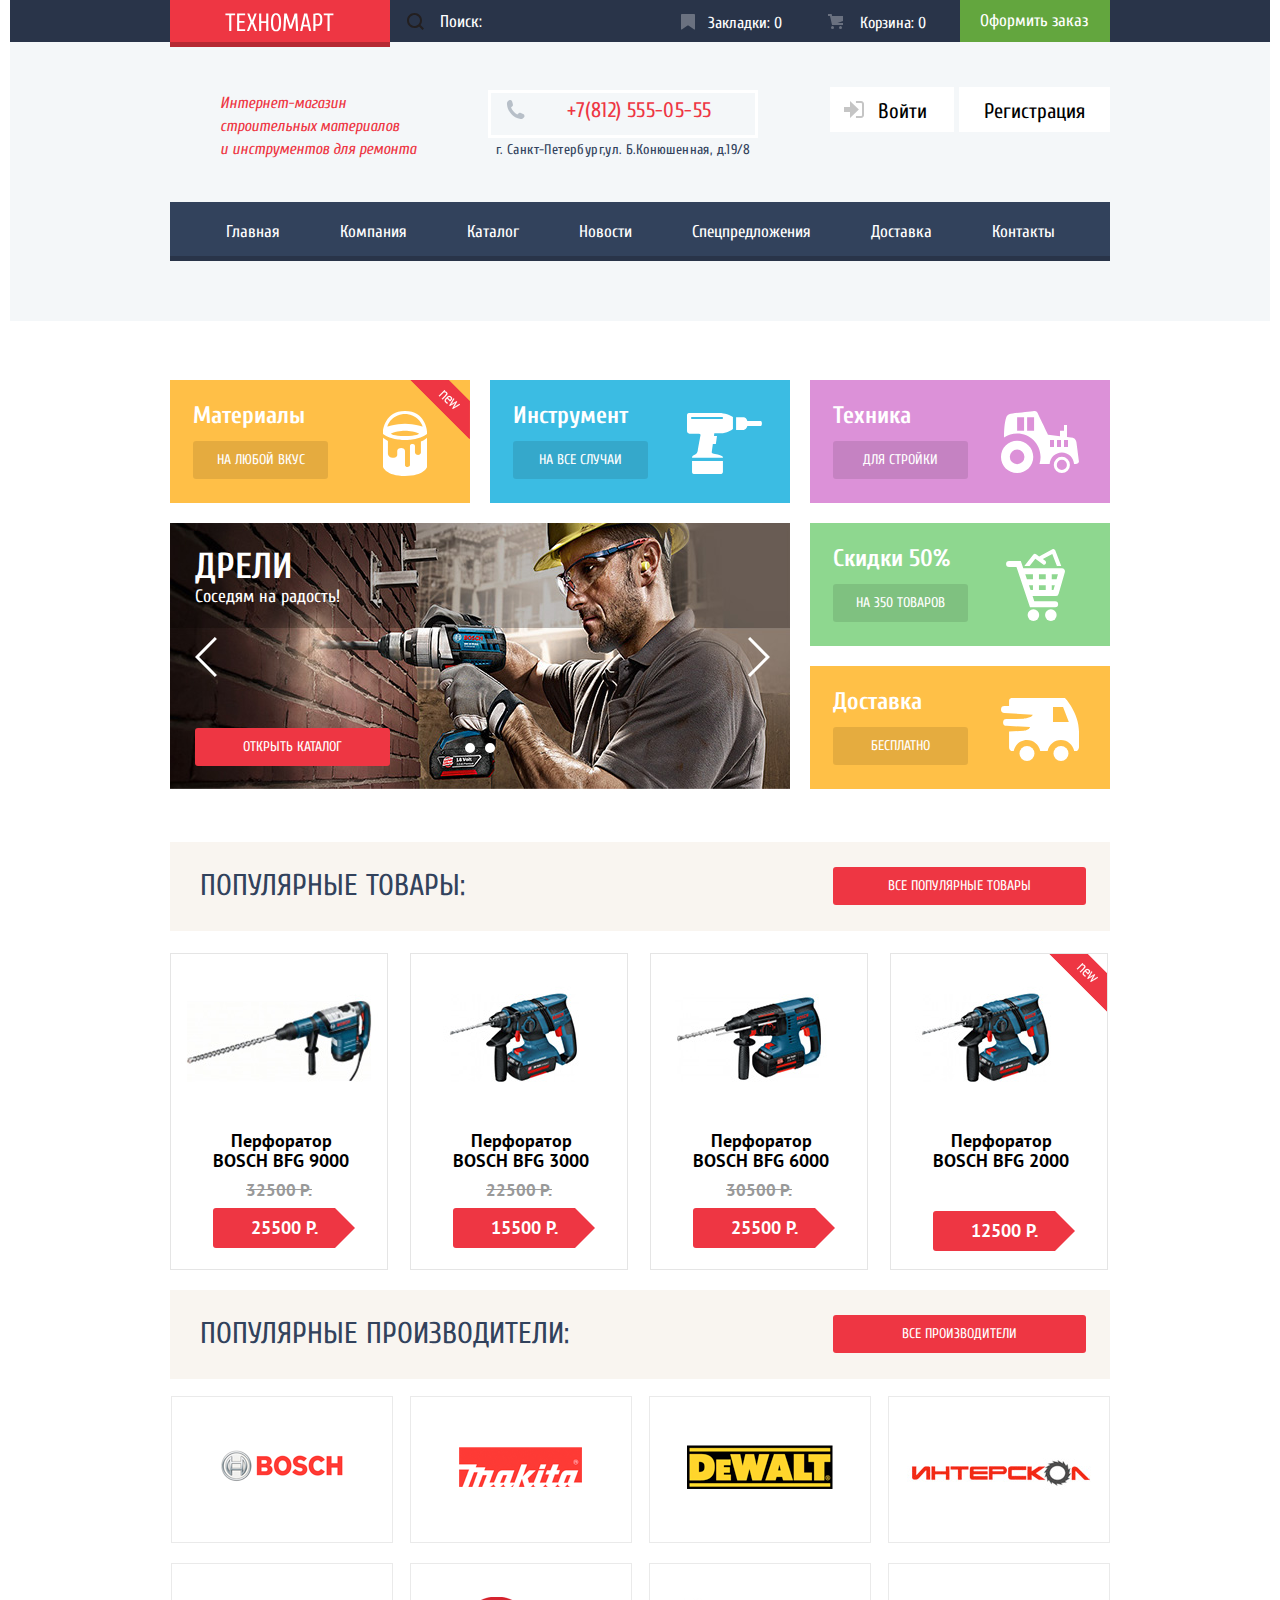
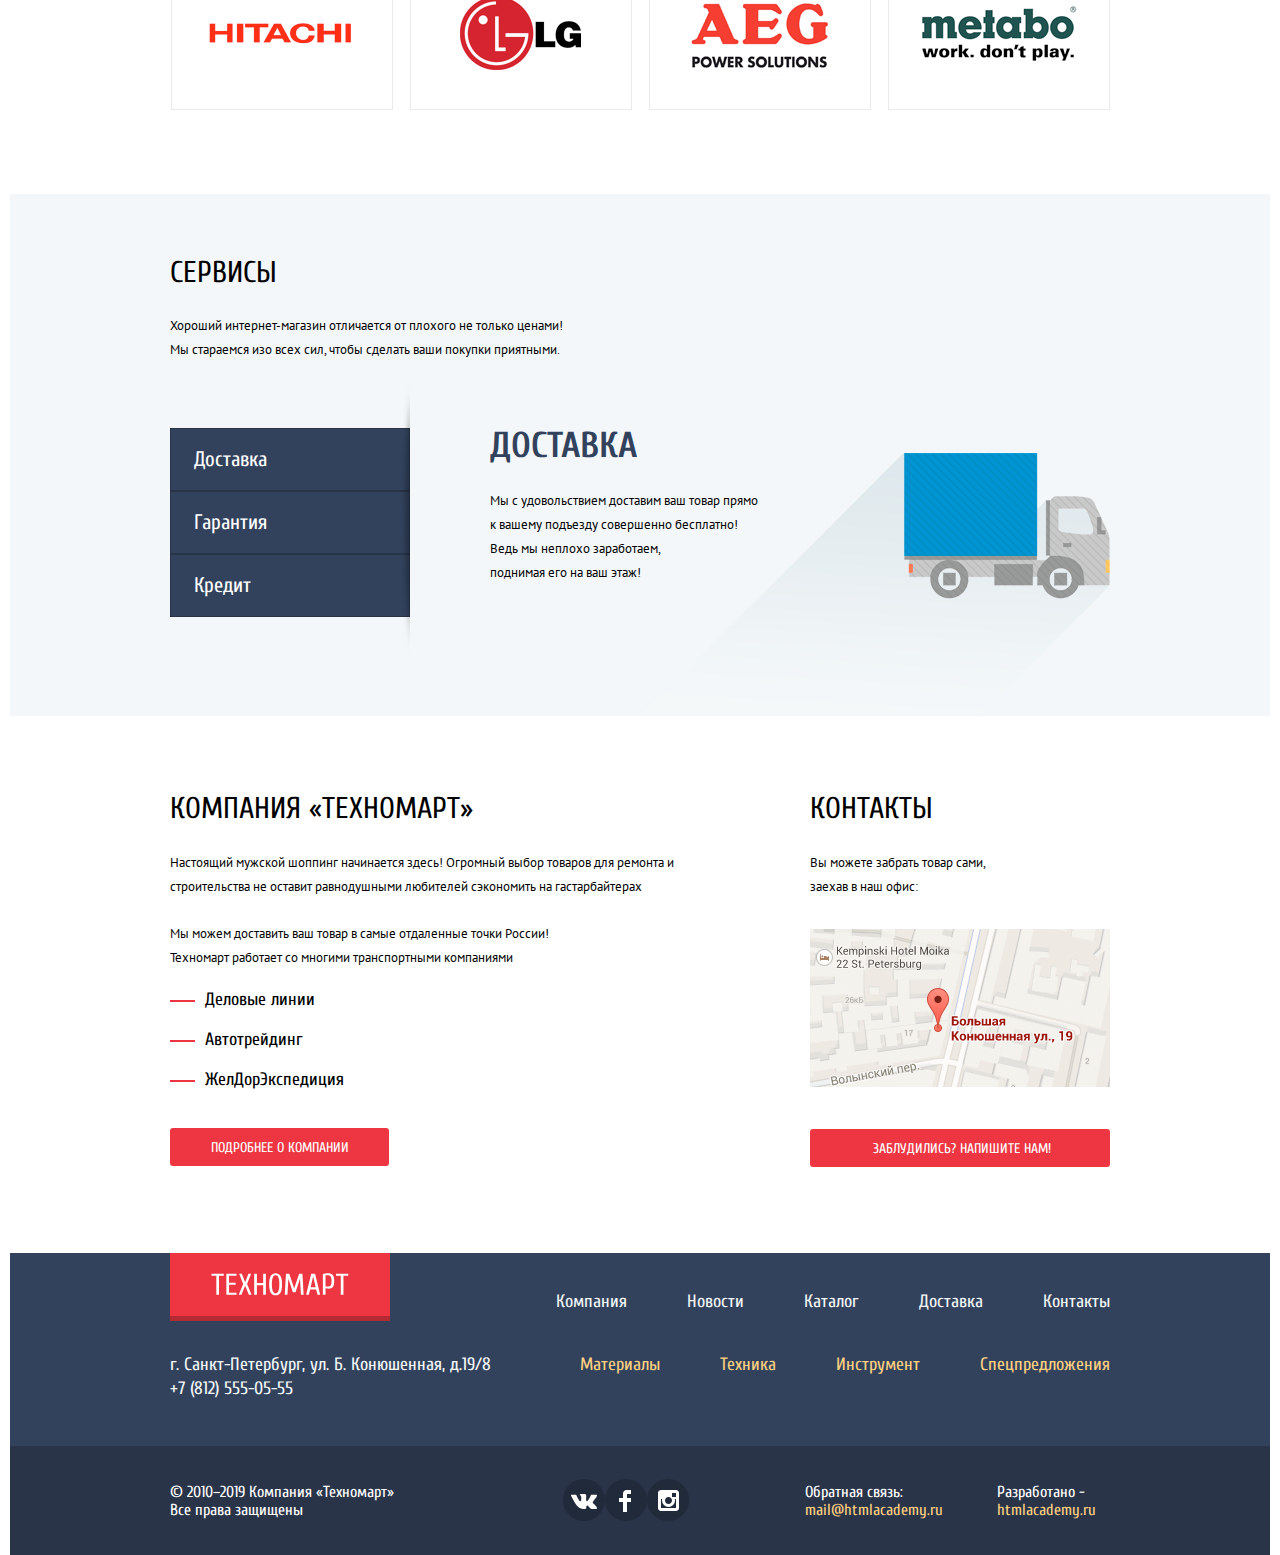
<file: index.html>
<!DOCTYPE html>
<html lang="ru">

<head>
    <meta charset="utf-8">
    <title>HTML Academy: Техномарт</title>
    <link href="https://fonts.googleapis.com/css?family=Cuprum:400,400i,700,700i&display=swap&subset=cyrillic,cyrillic-ext,latin-ext,vietnamese" rel="stylesheet">
    <link href="https://fonts.googleapis.com/css?family=PT+Sans:400,700&display=swap&subset=cyrillic,cyrillic-ext,latin-ext" rel="stylesheet">
    <link rel="stylesheet" href="css/normalize.css">
    <link rel="stylesheet" href="css/styles-min.css">
    <!-- <link rel="stylesheet" href="css/style.css"> -->
</head>

<body>
    <header class="site_header">
        <h1 class="visually_hidden">Интернет-магазин электротоваров Техномарт</h1>
        <div class="top_bar_wrapper">
            <div class="top-bar container">
                <a class="top-bar__main-logo" href="index.html"><img src="img/main-logo.svg" width="109" height="19" alt="Логотип магазина Техномарт"></a>
                <form class="search-field" action="https://echo.htmlacademy.ru" method="get">
                    <input class="top-bar__searching" name="searching" id="search_field" placeholder="Поиск:" type="text">
                    <button type="submit" class="button_search"><span class="visually_hidden">Искать</span></button>
                </form>
                <a class="button bookmark-link" href="#">Закладки: <span>0</span></a>
                <a class="button cart-link" href="#">Корзина: <span>0</span></a>
                <a class="button order-link" href="#">Оформить заказ</a>
            </div>
        </div>
        <div class="bottom_bar-wrapper">
            <div class="bottom_bar container">
                <p class="bottom_bar_description">Интернет-магазин строительных материалов &nbsp; и инструментов для ремонта</p>
                <div class="bottom_info">
                    <a class="bottom_bar_phone" href="tel:+78125550555">+7(812) 555-05-55</a>
                    <p class="address">г. Санкт-Петербург,ул. Б.Конюшенная, д.19/8</p>
                </div>
                <p class="user-block">
                    <a class="button login-button" href="#">Войти</a>
                    <a class="button registration-button" href="#">Регистрация</a>
                </p>
            </div>
            <nav class="container navigation">
                <ul class="main_nav">
                    <li class="nav_link"><a href="index.html">Главная</a></li>
                    <li class="nav_link"><a href="company.html">Компания</a></li>
                    <li class="nav_link"><a href="catalog.html">Каталог</a></li>
                    <li class="nav_link"><a href="news.html">Новости</a></li>
                    <li class="nav_link"><a href="deals.html">Спецпредложения</a></li>
                    <li class="nav_link"><a href="delivery.html">Доставка</a></li>
                    <li class="nav_link"><a href="contacts.html">Контакты</a></li>
                </ul>
            </nav>
        </div>
    </header>
    <main>
        <div class="main_content container">
            <div class="main_promo">
                <div class="promo_column_top">
                    <div class="block material_block">
                        <h3 class="block_title">Материалы</h3>
                        <a class="inside_button" href="#">На любой вкус</a>
                        <div class="flag new-flag">new</div>
                    </div>
                    <div class="block tools_block">
                        <h3 class="block_title">Инструмент</h3>
                        <a class="inside_button" href="#">На все случаи</a>
                    </div>
                    <div class="block techics_block">
                        <h3 class="block_title">Техника</h3>
                        <a class="inside_button" href="#">Для стройки</a>
                    </div>
                </div>
                <div class="promo_column_bottom">
                    <div class="slider_block">
                        <button class="button previous_slide_arrow"><span class="visually_hidden">Слайд 1</span></button>
                        <button class="button next_slide_arrow"><span class="visually_hidden">Слайд 2</span></button>
                        <button class="button previous_slide_dot"><span class="visually_hidden">Слайд 1</span></button>
                        <button class="button next_slide_dot"><span class="visually_hidden">Слайд 2</span></button>
                        <div class="slider_block_dreli">
                            <h3>Дрели</h3>
                            <p>Соседям на радость!</p>
                            <a class="catlog_open_button" href="catalog.html">Открыть каталог</a>
                        </div>
                        <div class="slider_block_perforator">
                            <h3>Перфораторы</h3>
                            <p>Настоящие мужские игрушки</p>
                            <a class="catlog_open_button" href="catalog.html">Открыть каталог</a>
                        </div>
                    </div>
                    <div class="promo_right_side">
                        <div class="block sales_block">
                            <h3 class="block_title">Скидки 50%</h3>
                            <a class="inside_button" href="#">на 350 товаров</a>
                        </div>
                        <div class="block delivery_block">
                            <h3 class="block_title">Доставка</h3>
                            <a class="inside_button" href="#">Бесплатно</a>
                        </div>
                    </div>
                </div>
            </div>
            <div class="main_popular_goods container">
                <h2>Популярные товары:</h2>
                <a class="popular_goods_button" href="#">Все популярные товары</a>
            </div>
            <div class="popular_goods_item">
                <ul class="catalog_index_list">
                    <li class="catalog_list_item promo_item">
                        <img src="img/item-image.jpg" width="218" height="170" alt="перфоратор BFG9000">
                        <h3 class="catalog_list_item-name">Перфоратор BOSCH BFG 9000</h3>
                        <span class="old-price">32500 Р.</span>
                        <div class="price-red">25500 Р.</div>
                        <div class="action">
                            <a class="button_buy" href="#">Купить</a>
                            <a class="button_bookmark" href="#">в Закладки</a>
                        </div>
                    <li class="catalog_list_item promo_item">
                        <img src="img/item-bfg3000.jpg" width="218" height="170" alt="перфоратор BFG3000">
                        <h3 class="catalog_list_item-name">Перфоратор BOSCH BFG 3000</h3>
                        <span class="old-price">22500 Р.</span>
                        <div class="price-red">15500 Р.</div>
                        <div class="action">
                            <a class="button_buy" href="#">Купить</a>
                            <a class="button_bookmark" href="#">в Закладки</a>
                        </div>
                    </li>
                    <li class="catalog_list_item promo_item">
                        <img src="img/item-bfg6000.jpg" width="218" height="170" alt="перфоратор BFG6000">
                        <h3 class="catalog_list_item-name">Перфоратор BOSCH BFG 6000</h3>
                        <span class="old-price">30500 Р.</span>
                        <div class="price-red">25500 Р.</div>
                        <div class="action">
                            <a class="button_buy" href="#">Купить</a>
                            <a class="button_bookmark" href="#">в Закладки</a>
                        </div>
                    </li>
                    <li class="catalog_list_item promo_item">
                        <img src="img/item-bfg2000.jpg" width="218" height="170" alt="перфоратор BFG3000">
                        <h3 class="catalog_list_item-name">Перфоратор BOSCH BFG 2000</h3>
                        <span class="hidden-price">22500 Р.</span>
                        <div class="price-red">12500 Р.</div>
                        <div class="flag new-flag">new</div>
                        <div class="action">
                            <a class="button_buy" href="#">Купить</a>
                            <a class="button_bookmark" href="#">в Закладки</a>
                        </div>
                    </li>
                </ul>
            </div>
            <div class="main_popular_manufacturer">
                <h2>Популярные производители:</h2>
                <a class="popular_goods_button" href="#">Все производители</a>
            </div>
            <div class="popular_manufacturer_item">
                <div class="manufacturer_block bosch">
                    <a href="#"><img src="img/bosch.png" width="126" height="37" alt="Логотип производителя Bosch"></a>
                </div>
                <div class="manufacturer_block makita">
                    <a href="#"><img src="img/makita.png" width="123" height="40" alt="Логотип производителя Makita"></a>
                </div>
                <div class="manufacturer_block dewalt">
                    <a href="#"><img src="img/de-walt.png" width="146" height="44" alt="Логотип производителя DeWalt"></a>
                </div>
                <div class="manufacturer_block interskol">
                    <a href="#"><img src="img/interskol.png" width="200" height="88" alt="Логотип производителя Интерскол"></a>
                </div>
                <div class="manufacturer_block hitachi">
                    <a href="#"><img src="img/hitachi.png" width="169" height="31" alt="Логотип производителя Hitachi"></a>
                </div>
                <div class="manufacturer_block lg">
                    <a href="#"><img src="img/lg.png" width="121" height="73" alt="Логотип производителя LG"></a>
                </div>
                <div class="manufacturer_block aeg">
                    <a href="#"><img src="img/aeg.png" width="151" height="96" alt="Логотип производителя AEG"></a>
                </div>
                <div class="manufacturer_block metabo">
                    <a href="#"><img src="img/metabo.png" width="204" height="69" alt="Логотип производителя Metabo"></a>
                </div>
            </div>
        </div>
        <div class="main_services_wrapper">
            <div class="main_services container">
                <section class="about_services">
                    <div class="about_services_title">
                        <h2 class="main_services_title">Сервисы</h2>
                        <p class="main_services_text">
                            Хороший интернет-магазин отличается от плохого не только ценами!Мы стараемся изо всех сил, чтобы сделать ваши покупки приятными.
                        </p>
                    </div>
                    <div class="services_list">
                        <ul class="services_title">
                            <li class="tile delivery">
                                <button class="services_button" type="button">Доставка</button>
                            </li>
                            <li class="tile waranty">
                                <button class="services_button" type="button">Гарантия</button>
                            </li>
                            <li class="tile credit">
                                <button class="services_button" type="button">Кредит</button>
                            </li>
                        </ul>
                        <ul class="services_description">
                            <li class="visually_hidden delivery_show">
                                <h4 class="delivery_show_title">Доставка</h4>
                                <p class="delivery_show_descriptiion">
                                    Мы с удовольствием доставим ваш товар прямо
                                    <br> к вашему подъезду совершенно бесплатно! Ведь мы неплохо заработаем,
                                    <br> поднимая его на ваш этаж!</p>
                            </li>
                            <li class="visually_hidden waranty_show">
                                <h4 class="waranty_show_title">Гарантия</h4>
                                <p class="waranty_show_description">
                                    Если купленный у нас товар поломается или заискрит,
                                    <br> а также в случае пожара, спровоцированного его возгаранием, вы всегда можете быть уверены в нашей гарантии. Мы обменяем сгоревший товар на новый.
                                    <br> Дом уж восстановите как-нибудь сами.
                                </p>
                            </li>
                            <li class="visually_hidden credit_show">
                                <h4 class="credit_show_title">Кредит</h4>
                                <p class="credit_show_description">
                                    Залезть в долговую яму стало проще!
                                    <br> Кредитные консультанты придут вам на помощь.
                                </p>
                                <div class="heh">
                                    <a class="send_request_link" href="#">Отправить заявку</a>
                                </div>
                            </li>
                        </ul>
                    </div>
                </section>
            </div>
        </div>
        <div class="bottom-about container">
            <section class="bottom-about__delivery">
                <h2 class="delivery-title">Компания &laquo;Техномарт&raquo;</h2>
                <p class="delivery-text">
                    Настоящий мужской шоппинг начинается здесь! Огромный выбор товаров для ремонта и строительства не оставит равнодушными любителей сэкономить на гастарбайтерах</p>
                <p class="delivery-text-second">Мы можем доставить ваш товар в самые отдаленные точки России!Техномарт работает со многими транспортными компаниями</p>
                <ul class="transport-company-names">
                    <li class="company-title">Деловые линии</li>
                    <li class="company-title">Автотрейдинг</li>
                    <li class="company-title">ЖелДорЭкспедиция</li>
                </ul>
                <a class="more-info" href="#">Подробнее о компании</a>
            </section>
            <section class="contacts">
                <h2 class="delivery-title">Контакты</h2>
                <p class="how-to-find">Вы можете забрать товар сами, заехав в наш офис:</p>
                <a class="map" href="https://yandex.ru/maps/-/CBF9nKAJWA"><img src="img/map.png" width="300" height="158" alt="Офис на карте по адресу Большая Конюшенная д.19"></a>
                <div class="modal-map">
                    <iframe src="https://yandex.ru/map-widget/v1/-/CBFXQGSKCD" width="940" height="446"></iframe>

                    <button class="modal_close" type="button"><span class="visually_hidden">закрыть</span></button>
                </div>
                <a class="lost" href="feedback.html">Заблудились? Напишите нам!</a>
                <form class="feedback-form" action="https://echo.htmlacademy.ru" method="post">
                    <fieldset class="commentary-form">
                        <div class="user-info">
                            <div class="half-width">
                                <label for="name">Ваше имя:</label>
                                <input type="text" name="name" id="name" placeholder="Имя Фамилия" required>
                            </div>
                            <div class="half-width">
                                <label for="mail">Ваш e-mail:</label>
                                <input type="text" name="email" id="mail" placeholder="email@example.com" required>
                            </div>
                            <button class="modal_close" type="button"><span class="visually_hidden">закрыть</span></button>
                        </div>
                        <div class="comment-area">
                            <label for="comment">Текст письма:</label>
                            <textarea class="feedback-form__item__full-width" id="comment" name="comment" placeholder="В свободной форме"></textarea>
                        </div>
                        <div class="send-button">
                            <button class="feedback-form__button" type="submit">Отправить</button>
                        </div>
                    </fieldset>
                </form>
            </section>
        </div>
    </main>
    <footer class="footer-main">
        <div class="footer-top-wrapper">
            <div class="footer-top-up">
                <div class="footer-top container">
                    <a class="bottom-main-logo" href="index.html"><img src="img/main-logo.svg" width="138" height="23" alt="Логотип магазина Техномарт"></a>
                    <ul class="bottom-main-nav">
                        <li class="bottom-nav-title"><a href="company.html">Компания</a></li>
                        <li class="bottom-nav-title"><a href="news.html">Новости</a></li>
                        <li class="bottom-nav-title"><a href="catalog.html">Каталог</a></li>
                        <li class="bottom-nav-title"><a href="delivery.html">Доставка</a></li>
                        <li class="bottom-nav-title"><a href="contacts.html">Контакты</a></li>
                    </ul>
                </div>
                <div class="footer-middle container">
                    <p class="bottom-contacts">г. Санкт-Петербург, ул. Б. Конюшенная, д.19/8 +7 (812) 555-05-55</p>
                    <ul class="bottom-secondary-nav">
                        <li class="bottom-nav-title"><a href="materials.html">Материалы</a></li>
                        <li class="bottom-nav-title"><a href="techics.html">Техника</a></li>
                        <li class="bottom-nav-title"><a href="tools.html">Инструмент</a></li>
                        <li class="bottom-nav-title"><a href="deals.html">Спецпредложения</a></li>
                    </ul>
                </div>
            </div>
        </div>
        <div class="footer-bottom-wrapper">
            <div class="footer-bottom container">
                <p class="copyrights">© 2010–2019 Компания &laquo;Техномарт&raquo; Все права защищены</p>
                <ul class="footer-social">
                    <li><a class="footer-social button-vk" href=""><span class="visually_hidden">Vkontakte</span></a></li>
                    <li><a class="footer-social button-fb" href=""><span class="visually_hidden">Facebook</span></a></li>
                    <li><a class="footer-social button-inst" href=""><span class="visually_hidden">Instagram</span></a></li>
                </ul>
                <p class="dev-button mail">Обратная связь:&nbsp;
                    <a class="mail-link" href="#">mail@htmlacademy.ru</a></p>
                <p class="dev-button dev">Разработано - &nbsp;
                    <a class="site-link" href="#">htmlacademy.ru</a></p>
            </div>
        </div>
    </footer>
    <script src="js/script-min.js"></script>
</body>

</html>
</file>
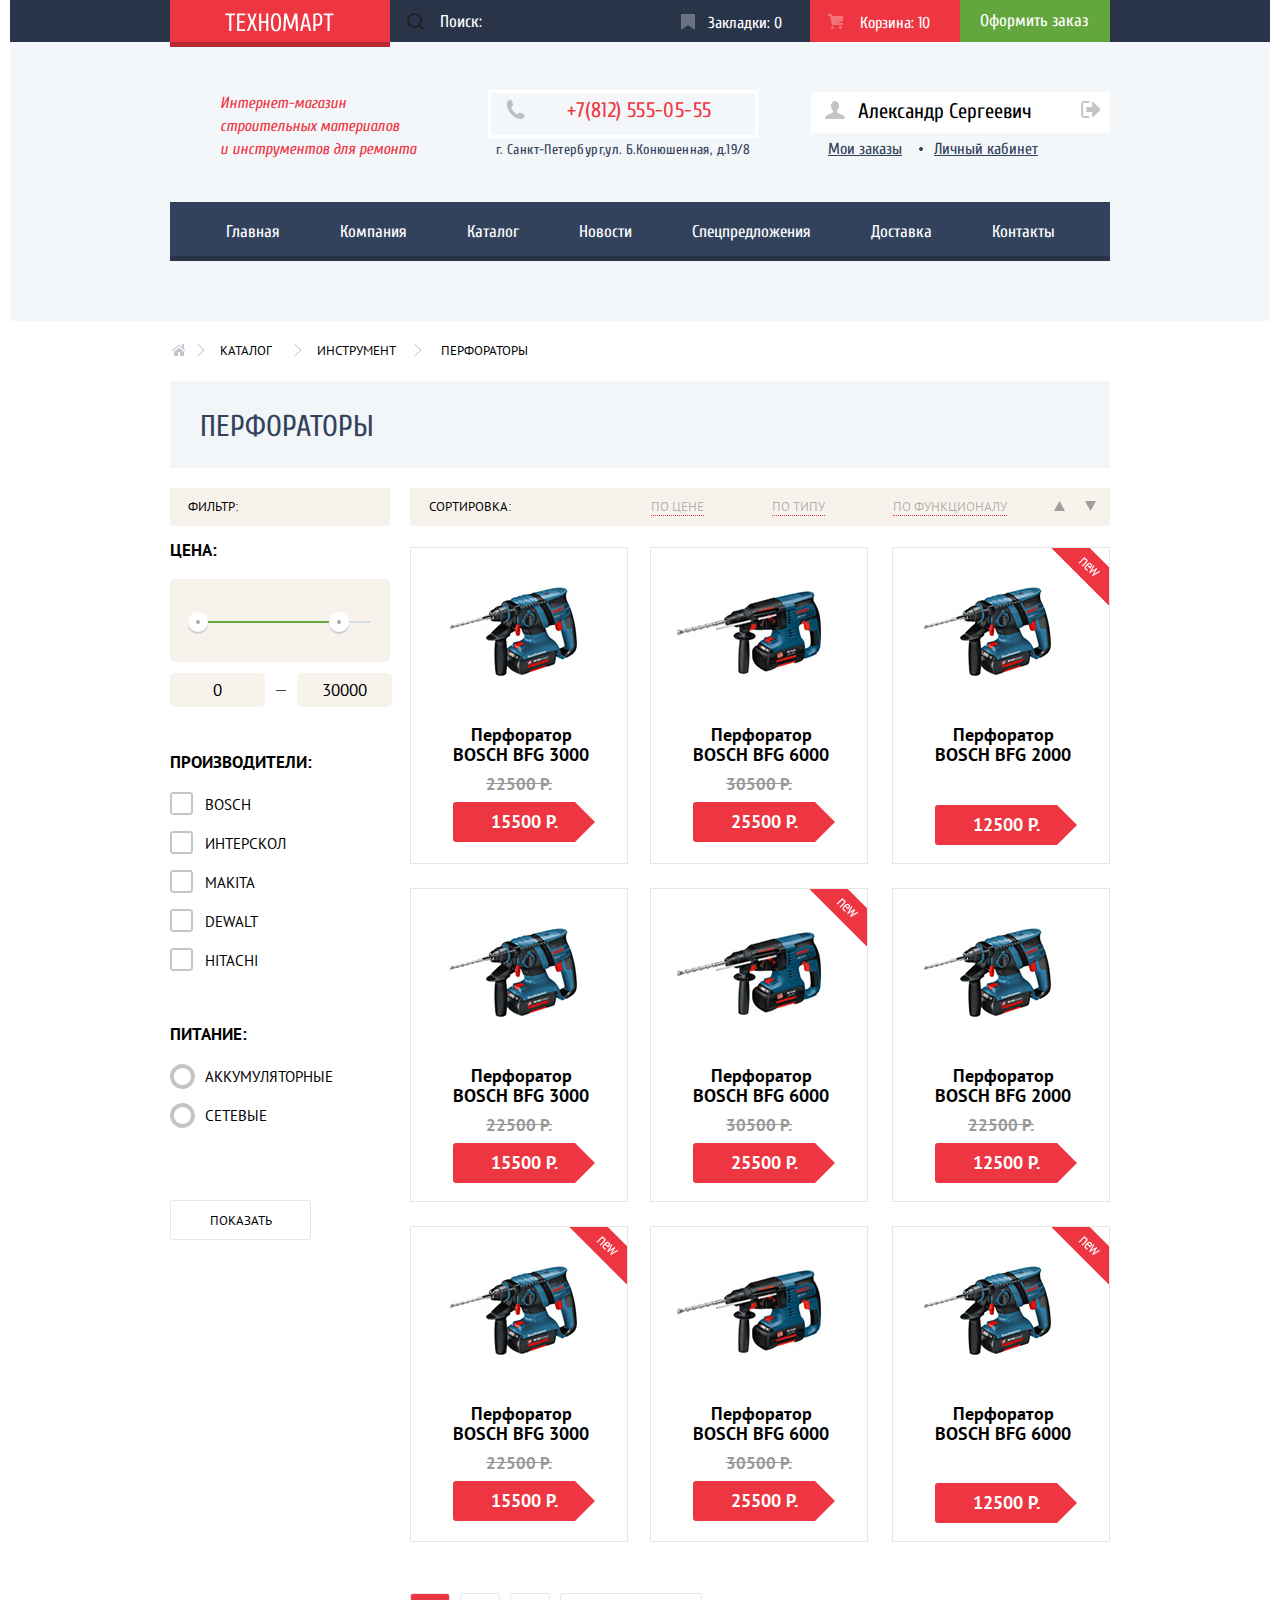
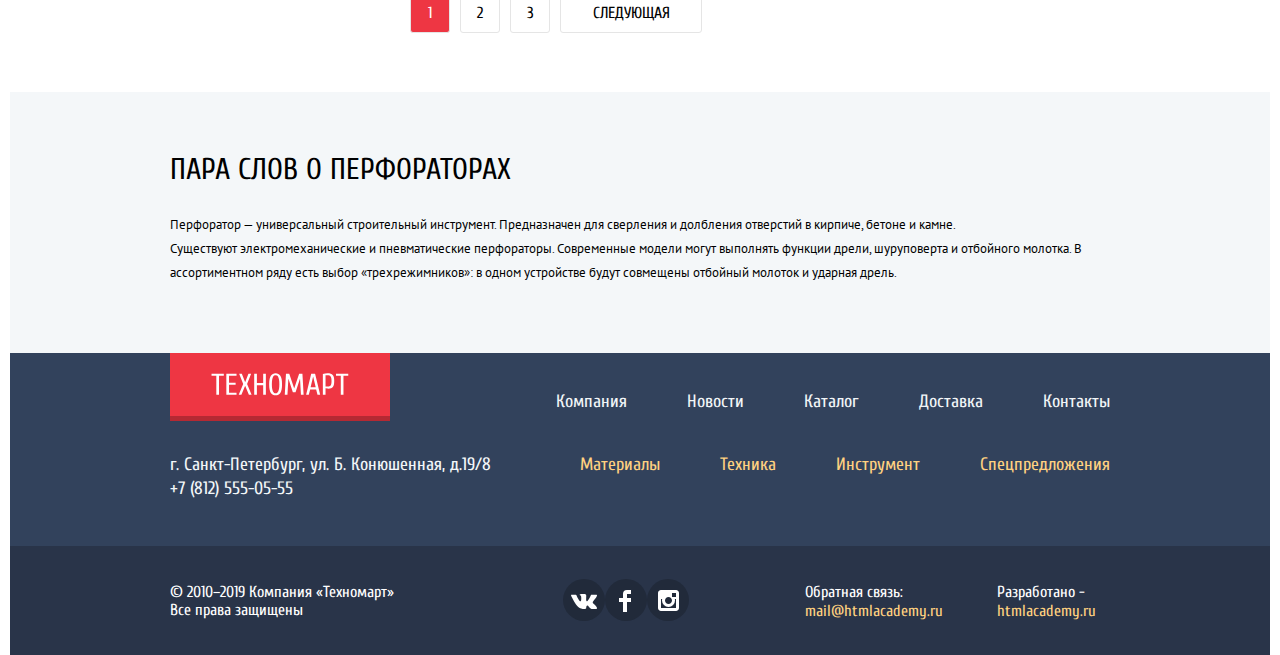
<file: catalog.html>
<!DOCTYPE html>
<html lang="ru">

<head>
    <meta charset="utf-8">
    <title>HTML Academy: Техномарт</title>
    <link href="https://fonts.googleapis.com/css?family=Cuprum:400,400i,700,700i&display=swap&subset=cyrillic,cyrillic-ext,latin-ext,vietnamese" rel="stylesheet">
    <link href="https://fonts.googleapis.com/css?family=PT+Sans:400,700&display=swap&subset=cyrillic,cyrillic-ext,latin-ext" rel="stylesheet">
    <link rel="stylesheet" href="css/normalize.css">
    <link rel="stylesheet" href="css/styles-min.css">
    <!-- <link rel="stylesheet" href="css/style.css"> -->
</head>

<body>
    <header class="site_header">
        <h1 class="visually_hidden">Интернет-магазин электротоваров Техномарт</h1>
        <div class="top_bar_wrapper">
            <div class="top-bar container">
                <a class="top-bar__main-logo" href="index.html"><img src="img/main-logo.svg" width="109" height="19" alt="Логотип магазина Техномарт"></a>
                <form class="search-field" action="https://echo.htmlacademy.ru" method="get">
                    <input class="top-bar__searching" name="searching" id="search_field" placeholder="Поиск:" type="text">
                    <button type="submit" class="button_search"><span class="visually_hidden">Искать</span></button>
                </form>
                <a class="button bookmark-link" href="#">Закладки: <span>0</span></a>
                <a class="button catalog_cart-link" href="#">Корзина: <span>10</span></a>
                <a class="button order-link" href="#">Оформить заказ</a>
            </div>
        </div>
        <div class="bottom_bar-wrapper">
            <div class="bottom_bar container">
                <p class="bottom_bar_description">Интернет-магазин строительных материалов &nbsp; и инструментов для ремонта</p>
                <div class="bottom_info">
                    <a class="bottom_bar_phone" href="tel:+78125550555">+7(812) 555-05-55</a>
                    <p class="address">г. Санкт-Петербург,ул. Б.Конюшенная, д.19/8</p>
                </div>
                <div class="when_login">
                    <div class="catalog_user_block">
                        <a class="home_icon" href="index.html"><span class="visually_hidden">Дом</span></a>
                        <a class="user-display-name" href="#">Александр Сергеевич</a>
                        <a class="logout_icon" href="#"><span class="visually_hidden">Выход</span></a>
                    </div>
                    <div class="under-login">
                        <a class="my_orders" href="#">Мои заказы</a>
                        <a class="my_account" href="#">Личный кабинет</a>
                    </div>
                </div>
            </div>
            <nav class="container navigation">
                <ul class="main_nav">
                    <li class="nav_link"><a href="index.html">Главная</a></li>
                    <li class="nav_link"><a href="company.html">Компания</a></li>
                    <li class="nav_link"><a href="catalog.html">Каталог</a></li>
                    <li class="nav_link"><a href="news.html">Новости</a></li>
                    <li class="nav_link"><a href="deals.html">Спецпредложения</a></li>
                    <li class="nav_link"><a href="delivery.html">Доставка</a></li>
                    <li class="nav_link"><a href="contacts.html">Контакты</a></li>
                </ul>
            </nav>
        </div>
    </header>
    <main>
        <div class="container">
            <ul class="breadcrumbs">
                <li><a class="breadcrumbs_item-home" href="index.html"><span class="visually_hidden">Главная</span></a></li>
                <li class="breadcrumbs_list"><a class="breadcrumbs_item" href="store.html">Каталог</a></li>
                <li class="breadcrumbs_list"><a class="breadcrumbs_item" href="tools.html">Инструмент</a></li>
                <li class="rte breadcrumbs_item-current">Перфораторы</li>
            </ul>
            <h1 class="page-title">Перфораторы</h1>
            <div class="catalog-container">
                <section class="product_filter">
                    <div class="filter">
                        <h4 class="filters_title">ФИЛЬТР: </h4>
                    </div>
                    <form action="https://echo.htmlacademy.ru" method="get">
                        <fieldset class="filter_range">
                            <legend>ЦЕНА:</legend>
                            <div class="range_filter">
                                <div class="range_controls">
                                    <div class="scale">
                                        <div class="bar"></div>
                                    </div>
                                    <div class="toggle toggle_min"></div>
                                    <div class="toggle toggle_max"></div>
                                </div>
                                <div class="price_controls">
                                    <label class="min_price">
                                        <input name="min_price" type="text" value="0">
                                    </label>
                                    <label class="max_price">
                                        <input name="max_price" type="text" value="30000">
                                    </label>
                                </div>
                            </div>
                        </fieldset>
                        <h2 class="visually_hidden">Фильтр товаров</h2>
                        <fieldset class="manufacturer">
                            <legend>Производители: </legend>
                            <input class="visually_hidden item_manufacturer_brand" type="checkbox" id="Bosch" name="bosch">
                            <label for="Bosch">BOSCH</label>
                            <input class="visually_hidden item_manufacturer_brand" type="checkbox" id="Interskol" name="inter">
                            <label for="Interskol">Интерскол</label>
                            <input class="visually_hidden item_manufacturer_brand" type="checkbox" id="Makita" name="makita">
                            <label for="Makita">Makita</label>
                            <input class="visually_hidden item_manufacturer_brand" type="checkbox" id="Dewalt" name="Dewalt">
                            <label for="Dewalt">Dewalt</label>
                            <input class="visually_hidden item_manufacturer_brand" type="checkbox" id="Hitachi" name="Hitachi">
                            <label for="Hitachi">Hitachi</label>
                        </fieldset>
                        <fieldset class="power-type">
                            <legend>Питание: </legend>
                            <input class="visually_hidden item_power_type" type="radio" id="acc" name="power">
                            <label for="acc">Аккумуляторные</label>
                            <input class="visually_hidden item_power_type" type="radio" id="power" name="power">
                            <label for="power">Сетевые</label>
                        </fieldset>
                        <button class="button-show">Показать</button>
                    </form>
                </section>
                <section class="catalog">
                    <h2 class="visually_hidden">Список перфораторов</h2>
                    <div class="sort">
                        <h4 class="sort_title">СОРТИРОВКА: </h4>
                        <ul class="sort_types">
                            <li class="sort_types_item">
                                <a class="sort_types_price" href="#" onclick="return false">ПО ЦЕНЕ</a>
                            </li>
                            <li class="sort_types_item">
                                <a class="sort_types_type" href="#" onclick="return false">ПО ТИПУ</a>
                            </li>
                            <li class="sort_types_item">
                                <a class="sort_types_functional" href="#" onclick="return false">ПО ФУНКЦИОНАЛУ</a>
                            </li>
                            <li class="sort_direction_up">
                                <a href="#"><span class="visually_hidden">вверх</span></a>
                            </li>
                            <li class="sort_direction_down">
                                <a href="#"><span class="visually_hidden">вниз</span></a>
                            </li>
                        </ul>
                    </div>
                    <ul class="catalog_list">
                        <li class="catalog_list_item">
                            <img src="img/item-bfg3000.jpg" width="218" height="170" alt="перфоратор BFG3000">
                            <h3 class="catalog_list_item-name">Перфоратор BOSCH BFG 3000</h3>
                            <span class="old-price">22500 Р.</span>
                            <div class="price-red">15500 Р.</div>
                            <div class="action">
                                <a class="button_buy" href="#">Купить</a>
                                <a class="button_bookmark" href="#">в Закладки</a>
                            </div>
                        </li>
                        <li class="catalog_list_item">
                            <img src="img/item-bfg6000.jpg" width="218" height="170" alt="перфоратор BFG6000">
                            <h3 class="catalog_list_item-name">Перфоратор BOSCH BFG 6000</h3>
                            <span class="old-price">30500 Р.</span>
                            <div class="price-red">25500 Р.</div>
                            <div class="action">
                                <a class="button_buy" href="#">Купить</a>
                                <a class="button_bookmark" href="#">в Закладки</a>
                            </div>
                        </li>
                        <li class="catalog_list_item">
                            <img src="img/item-bfg2000.jpg" width="218" height="170" alt="перфоратор BFG2000">
                            <h3 class="catalog_list_item-name">Перфоратор BOSCH BFG 2000</h3>
                            <span class="hidden-price">0</span>
                            <div class="price-red">12500 Р.</div>
                            <div class="action">
                                <a class="button_buy" href="#">Купить</a>
                                <a class="button_bookmark" href="#">в Закладки</a>
                            </div>
                            <div class="action">
                                <a class="button_buy" href="#">Купить</a>
                                <a class="button_bookmark" href="#">в Закладки</a>
                            </div>
                            <div class="flag new-flag">new</div>
                        </li>
                        <li class="catalog_list_item">
                            <img src="img/item-bfg3000.jpg" width="218" height="170" alt="перфоратор BFG3000">
                            <h3 class="catalog_list_item-name">Перфоратор BOSCH BFG 3000</h3>
                            <span class="old-price">22500 Р.</span>
                            <div class="price-red">15500 Р.</div>
                            <div class="action">
                                <a class="button_buy" href="#">Купить</a>
                                <a class="button_bookmark" href="#">в Закладки</a>
                            </div>
                        </li>
                        <li class="catalog_list_item">
                            <img src="img/item-bfg6000.jpg" width="218" height="170" alt="перфоратор BFG6000">
                            <h3 class="catalog_list_item-name">Перфоратор BOSCH BFG 6000</h3>
                            <span class="old-price">30500 Р.</span>
                            <div class="price-red">25500 Р.</div>
                            <div class="flag new-flag">new</div>
                            <div class="action">
                                <a class="button_buy" href="#">Купить</a>
                                <a class="button_bookmark" href="#">в Закладки</a>
                            </div>
                        </li>
                        <li class="catalog_list_item">
                            <img src="img/item-bfg2000.jpg" width="218" height="170" alt="перфоратор BFG3000">
                            <h3 class="catalog_list_item-name">Перфоратор BOSCH BFG 2000</h3>
                            <span class="old-price">22500 Р.</span>
                            <div class="price-red">12500 Р.</div>
                            <div class="action">
                                <a class="button_buy" href="#">Купить</a>
                                <a class="button_bookmark" href="#">в Закладки</a>
                            </div>
                        </li>
                        <li class="catalog_list_item">
                            <img src="img/item-bfg3000.jpg" width="218" height="170" alt="перфоратор BFG3000">
                            <h3 class="catalog_list_item-name">Перфоратор BOSCH BFG 3000</h3>
                            <span class="old-price">22500 Р.</span>
                            <div class="price-red">15500 Р.</div>
                            <div class="flag new-flag">new</div>
                            <div class="action">
                                <a class="button_buy" href="#">Купить</a>
                                <a class="button_bookmark" href="#">в Закладки</a>
                            </div>
                        </li>
                        <li class="catalog_list_item">
                            <img src="img/item-bfg6000.jpg" width="218" height="170" alt="перфоратор BFG6000">
                            <h3 class="catalog_list_item-name">Перфоратор BOSCH BFG 6000</h3>
                            <span class="old-price">30500 Р.</span>
                            <div class="price-red">25500 Р.</div>
                            <div class="action">
                                <a class="button_buy" href="#">Купить</a>
                                <a class="button_bookmark" href="#">в Закладки</a>
                            </div>
                        </li>
                        <li class="catalog_list_item">
                            <img src="img/item-bfg2000.jpg" width="218" height="170" alt="перфоратор BFG2000">
                            <h3 class="catalog_list_item-name">Перфоратор BOSCH BFG 6000</h3>
                            <span class="hidden-price">0</span>
                            <div class="price-red">12500 Р.</div>
                            <div class="action">
                                <a class="button_buy" href="#">Купить</a>
                                <a class="button_bookmark" href="#">В Закладки</a>
                            </div>
                            <div class="flag new-flag">new</div>
                        </li>
                    </ul>
                    <div class="added_to_cart">
                        <div class="item-added">
                            <p>Товар добавлен в корзину!</p>
                            <button class="modal_close" type="button"><span class="visually_hidden">закрыть</span></button>
                        </div>
                        <div class="contninue">
                            <a class="to-cart" href="#">Оформить заказ</a>
                            <form class="added_to_cart_form" action="https://echo.htmlacademy.ru" method="post">
                                <button class="go-buy" type="submit">Продолжить покупки</button>
                            </form>
                        </div>
                    </div>
                    <ul class="page_number">
                        <li><a class="page_number_item current" href="#">1</a></li>
                        <li><a class="page_number_item" href="#">2</a></li>
                        <li><a class="page_number_item" href="#">3</a></li>
                        <li><a class="page_number_next" href="#">Следующая</a></li>
                    </ul>
                </section>
            </div>
        </div>
        <div class="perforator_about_wrapper">
            <section class="perforator_about container">
                <h3 class="perforator_about_title">Пара слов о перфораторах</h3>
                <p class="perforator_about_text">
                    Перфоратор — универсальный строительный инструмент. Предназначен для сверления и долбления отверстий в кирпиче, бетоне и камне.</p>
                <p class="perforator_about_text">Существуют электромеханические и пневматические перфораторы. Современные модели могут выполнять функции дрели, шуруповерта и отбойного молотка. В ассортиментном ряду есть выбор «трехрежимников»: в одном устройстве будут совмещены отбойный молоток и ударная дрель.</p>
            </section>
        </div>
    </main>
    <footer class="footer-main">
        <div class="footer-top-wrapper">
            <div class="footer-top-up">
                <div class="footer-top container">
                    <a class="bottom-main-logo" href="index.html"><img src="img/main-logo.svg" width="138" height="23" alt="Логотип магазина Техномарт"></a>
                    <ul class="bottom-main-nav">
                        <li class="bottom-nav-title"><a href="company.html">Компания</a></li>
                        <li class="bottom-nav-title"><a href="news.html">Новости</a></li>
                        <li class="bottom-nav-title"><a href="catalog.html">Каталог</a></li>
                        <li class="bottom-nav-title"><a href="delivery.html">Доставка</a></li>
                        <li class="bottom-nav-title"><a href="contacts.html">Контакты</a></li>
                    </ul>
                </div>
                <div class="footer-middle container">
                    <p class="bottom-contacts">г. Санкт-Петербург, ул. Б. Конюшенная, д.19/8 +7 (812) 555-05-55</p>
                    <ul class="bottom-secondary-nav">
                        <li class="bottom-nav-title"><a href="materials.html">Материалы</a></li>
                        <li class="bottom-nav-title"><a href="techics.html">Техника</a></li>
                        <li class="bottom-nav-title"><a href="tools.html">Инструмент</a></li>
                        <li class="bottom-nav-title"><a href="deals.html">Спецпредложения</a></li>
                    </ul>
                </div>
            </div>
        </div>
        <div class="footer-bottom-wrapper">
            <div class="footer-bottom container">
                <p class="copyrights">© 2010–2019 Компания «Техномарт» Все права защищены</p>
                <ul class="footer-social">
                    <li><a class="footer-social button-vk" href=""><span class="visually_hidden">Vkontakte</span></a></li>
                    <li><a class="footer-social button-fb" href=""><span class="visually_hidden">Facebook</span></a></li>
                    <li><a class="footer-social button-inst" href=""><span class="visually_hidden">Instagram</span></a></li>
                </ul>
                <p class="dev-button mail">Обратная связь:&nbsp;
                    <a class="mail-link" href="#">mail@htmlacademy.ru</a></p>
                <p class="dev-button dev">Разработано - &nbsp;
                    <a class="site-link" href="#">htmlacademy.ru</a></p>
            </div>
        </div>
    </footer>
</body>

</html>
</file>
<file: css/styles-min.css>
body{text-transform:uppercase;font-family:Cuprum,Arial,sans-serif;margin:0;padding:0 10px;background-color:#fff}a{text-decoration:none}.button{padding:0;border:none;font:inherit;color:inherit;background-color:transparent}.modal_close{padding:0;border:none}.modal_close:before{content:"";position:absolute;width:21px;height:21px;top:9px;right:9px;background:url(../img/modal-close.svg) no-repeat 0 0;cursor:pointer}.button-show{font-family:"PT Sans",Arial,sans-serif;width:141px;height:40px;margin-top:26px;background-color:#fff;border:1px solid #e5e5e5;border-radius:3px;color:#000;padding:11px 37px 12px 37px;text-transform:uppercase;text-align:center;font-size:13px;line-height:18px}.added_to_cart_form{display:contents}.go-buy{padding:0;margin-left:20px;font-family:Cuprum,Arial,sans-serif;font-size:14px;line-height:18px;text-transform:uppercase;border:none;border-radius:3px;width:220px;height:38px;color:#000;background-color:#fff}.container{width:940px;margin:0 auto}.commentary-form{padding:0;display:-webkit-box;display:-ms-flexbox;display:flex;border:none;border-top:5px solid red;box-shadow:0 20px 40px 0 rgba(41,52,73,.75)}.user-info{display:-webkit-box;display:-ms-flexbox;display:flex;position:relative;padding:40px 80px 22px 80px}.feedback-form{background-color:#fff;top:25px;left:50%;margin-left:-470px;width:620px;position:fixed;display:none;z-index:1000}.feedback-form label{font-family:Cuprum,Arial,sans-serif;margin-bottom:13px;font-size:18px;line-height:18px;text-transform:none;display:block}.feedback-form input{font-family:"PT Sans",Arial,sans-serif;font-size:13px;line-height:18px;color:#999;border:2px solid #dee3e4;padding-left:16px;width:200px;height:32px;border-radius:5px;outline:0}.commentary-form input:hover{border:solid 2px #b5b5b5}.commentary-form input:focus{border:solid 2px #ee3643}.feedback-form legend{display:none}.half-width{display:inline-block;vertical-align:middle}.half-width:nth-child(2){margin-left:auto}.comment-area{outline:0;padding:0 80px 36.8px 80px}.comment-area textarea{width:440px;height:99px;padding:0;padding-left:16px;padding-top:13px;resize:none;font-family:"PT Sans",Arial,sans-serif;font-size:13px;line-height:18px;color:#a9a9a9}input[type=button]{font-family:Cuprum,Arial,sans-serif;font-size:14px;line-height:18px;width:460px;height:38px;text-transform:uppercase;color:#fff;border:none;border-radius:5px;background-color:#ee3643;margin-top:74px}.send-button{padding:0;display:block;padding:36.8px 80px;background-color:#f1f1f1}.feedback-form__button{font-size:14px;line-height:18px;text-transform:uppercase;background-color:#ee3643;border:none;border-radius:3px;color:#fff;padding:10px 32px;width:460px;text-align:center;text-decoration:none;font-size:16px}.top-bar{display:-webkit-box;display:-ms-flexbox;display:flex;height:42px}.button{text-transform:none;color:#fff}.bookmark-link{padding:14px 28px 13px 44px;position:relative}.bookmark-link:active{color:rgba(255,255,255,.6)}.bookmark-link:before{content:"";position:absolute;left:17px;width:14px;height:16px;background-image:url(../img/icon-bookmark.svg);background-repeat:no-repeat;opacity:.3}.bookmark-link:hover:before{opacity:1}.bookmark-link:active:before{opacity:.3}.cart-link{width:74px;height:15px;padding:14px 26px 13px 50px;position:relative}.catalog_cart-link{overflow:hidden;width:100px;height:15px;padding-top:14px;padding-bottom:13px;padding-left:50px;position:relative;background-color:#ee3643}.cart-link:active,.catalog_cart-link:active{color:rgba(255,255,255,.6)}.cart-link:before,.catalog_cart-link:before{content:"";position:absolute;width:15px;height:15px;left:18px;background:url(../img/icon-cart.svg) no-repeat 0 0;opacity:.3}.cart-link:hover:before,.catalog_cart-link:hover:before{opacity:1}.cart-link:active:before,.catalog_cart-link:active:before{opacity:.3}.order-link{font-size:17px;line-height:18px;display:-webkit-box;display:-ms-flexbox;display:flex;-webkit-box-align:center;-ms-flex-align:center;align-items:center;-webkit-box-pack:center;-ms-flex-pack:center;justify-content:center;padding-left:20px;padding-right:22px;background-color:#63a63e}.bookmark-link:hover,.cart-link:hover{background-color:#212a3a}.bookmark-link:active,.cart-link:active{background-color:#161d29}.order-link:hover{background-color:#5fbb2d}.order-link:active{background-color:#518534}.user-block{margin-top:9px;margin-left:auto;font-size:21px;line-height:21px;list-style:none}.login-button,.registration-button{position:relative;color:#000;background-color:#fff}.login-button:before{content:"";position:absolute;width:20px;height:17px;left:14px;background:url(../img/icon-login.svg) no-repeat 0 0}.login-button:hover:before{background:url(../img/icon-login-hover.svg) no-repeat 0 0}.login-button{padding-top:12px;padding-bottom:9px;padding-left:48px;padding-right:27px}.registration-button{padding-top:12px;padding-bottom:9px;padding-left:25px;padding-right:25px}.login-button:hover,.registration-button:hover{color:#ee3643}.login-button:active,.registration-button:active{color:rgba(0,0,0,.3)}.catalog_user_block{margin:0;position:relative;font-family:Cuprum,Arial,sans-serif;font-size:21px;line-height:21px;color:#000;background-color:#fff;text-transform:none;display:-webkit-box;display:-ms-flexbox;display:flex;padding:9px 78px 11px 47px}.catalog_user_block a{color:#000;text-decoration:none}.catalog_user_block a:active{opacity:.3}.home_icon:before{content:"";position:absolute;width:20px;height:18px;left:14px;background:url(../img/icon-user.svg) no-repeat 0 0}.home_icon:hover:before{background:url(../img/icon-user-black.svg) no-repeat 0 0}.home_icon:active:before{background:url(../img/icon-user.svg) no-repeat 0 0}.logout_icon:after{content:"";position:absolute;width:20px;height:17px;right:10px;background:url(../img/icon-logout.svg) no-repeat 0 0}.logout_icon:hover:after{background:url(../img/icon-logout-black.svg) no-repeat 0 0}.logout_icon:active:after{background:url(../img/icon-logout.svg) no-repeat 0 0}.when_login{margin-left:auto}.under-login{position:relative;text-transform:none;padding-top:7px;padding-left:17px}.my_orders{text-decoration:underline;color:#32425c;margin-right:28px}.my_orders:hover{color:#ee3643}.my_orders:active{color:rgba(50,66,92,.3)}.my_account{padding:0;text-decoration:underline;color:#32425c}.my_account:hover{color:#ee3643}.my_account:active{color:rgba(50,66,92,.3)}.under-login:before{content:"";position:absolute;width:2px;height:2px;border:1px solid #32425c;background-color:#32425c;border-radius:50%;left:108px;top:14px}.visually_hidden{display:none}.top-bar__main-logo{padding:13px 56px 15px 55px;width:109px;height:19px;box-shadow:inset 0 -5px 0 0 rgba(0,0,0,.24);background-color:#ee3643}.top-bar__main-logo:hover{background-color:#ca2c37}.top-bar__main-logo:active{background-color:#ba2732}.top-bar__searching{font-family:Cuprum,Arial,sans-serif;font-size:17px;line-height:18px;box-sizing:border-box;border:none;background:url(../img/icon-search.svg) no-repeat 17px 50%;width:270px;height:42px;padding-left:50px;background-color:#293449}.top-bar__searching:hover{background-color:#212a3a;background-image:url(../img/icon-search-white.svg)}.top-bar__searching:focus{color:#000;background-color:#fff;background-image:url(../img/icon-search-red.svg)}.top-bar__searching::-ms-input-placeholder{color:#fff}.top-bar__searching:-ms-input-placeholder{color:#fff}.top-bar__searching::-webkit-input-placeholder{color:#fff}.button_search{padding:0;border:none;font:inherit;color:inherit;background-color:transparent}.bottom_bar{padding-top:50px;padding-bottom:40px;display:-webkit-box;display:-ms-flexbox;display:flex}.bottom_bar_description{margin:0;display:block;padding-left:50px;text-transform:none;font-size:16px;font-style:italic;line-height:23px;text-align:left;width:197px;color:#ee3643}.bottom_info{display:block;margin-left:71px;margin-top:-2px;width:270px;text-transform:none;font-size:21px;line-height:21px;letter-spacing:.4px;text-align:center;color:#e9292a}.bottom_bar_phone{text-decoration:none;color:#ee3643;position:relative;display:block;border:3px solid #fff;padding:7px 40px 14px 72px}.bottom_bar_phone:before{content:"";position:absolute;width:19px;height:19px;left:15px;background:url(../img/icon-phone.svg) no-repeat 0 0}.address{display:block;margin:0;text-transform:none;font-size:14px;line-height:1.71;text-align:center;color:#32425c}.main_nav{margin:0;list-style:none;padding:0 25px;box-shadow:inset 0 -5px 0 0 #293449;font-size:17px;line-height:18px;display:-webkit-box;display:-ms-flexbox;display:flex;-webkit-box-pack:center;-ms-flex-pack:center;justify-content:center;background-color:#32425c;color:#fff}.nav_link a{padding:21px 30px 20px;list-style:none;text-transform:none;display:block}.main_nav a{color:#fff}.main_nav a:hover{background-color:#293449}.main_nav a:active{color:rgba(255,255,255,.5);background-color:#1d2739}.bottom-about{display:-webkit-box;display:-ms-flexbox;display:flex;margin-top:78px;margin-bottom:86px}.delivery-title{padding:0;margin:0;margin-bottom:27px;text-transform:uppercase;font-family:Cuprum,Arial,sans-serif;font-size:30px;line-height:30px;font-weight:400;color:#000}.middle-container{margin-bottom:40px}.transport-company-names{padding:0;margin:0;width:532px;margin-bottom:38px;font-family:Cuprum,Arial,sans-serif;text-transform:none;font-size:18px;line-height:20px;list-style:none;color:#000}.delivery-text-second{margin:0}.delivery-text,.delivery-text-second,.how-to-find{margin:0;padding:0;width:542px;margin-bottom:23px;text-transform:none;font-family:"PT Sans",Arial,sans-serif;font-size:13px;line-height:24px;color:#000}.how-to-find{width:197px}.delivery-text-second{margin-bottom:1px;width:414px}.contacts{margin-left:auto}.lost,.more-info{border-radius:3px;color:#fff;font-size:14px;line-height:18px;background-color:#ee3643}.lost{display:-webkit-box;display:-ms-flexbox;display:flex;-webkit-box-align:center;-ms-flex-align:center;align-items:center;-webkit-box-pack:center;-ms-flex-pack:center;justify-content:center;width:178px;text-align:center;padding:11px 59px 9px 63px}.more-info{display:-webkit-box;display:-ms-flexbox;display:flex;-webkit-box-align:center;-ms-flex-align:center;align-items:center;-webkit-box-pack:center;-ms-flex-pack:center;justify-content:center;width:140px;text-align:center;padding:11px 39px 9px 40px}.footer-top{display:-webkit-box;display:-ms-flexbox;display:flex;background-color:#32425c}.bottom-main-logo{text-align:center;padding:20px 41px 25px 41px;width:138px;height:23px;box-shadow:inset 0 -5px 0 0 rgba(0,0,0,.24);background-color:#ee3643}.bottom-main-logo:hover{background-color:#ca2c37}.bottom-main-logo:active{background-color:#ba2732}.bottom-main-nav{font-size:18px;line-height:24px;-webkit-box-align:end;-ms-flex-align:end;align-items:flex-end;text-transform:none;padding:0;margin-bottom:7px;margin-left:auto;display:-webkit-box;display:-ms-flexbox;display:flex;list-style:none}.bottom-secondary-nav{display:-webkit-box;display:-ms-flexbox;display:flex;text-transform:none;padding:0;margin:0;margin-left:auto;list-style:none}.bottom-nav-title{margin-left:60px}.bottom-main-nav a:active{color:rgba(241,245,247,.5)}.bottom-secondary-nav a:active{color:rgba(255,209,128,.5)}.footer-top-up{display:-webkit-box;display:-ms-flexbox;display:flex;-webkit-box-orient:vertical;-webkit-box-direction:normal;-ms-flex-direction:column;flex-direction:column;height:193px}.bottom-contacts{margin:0}.footer-middle{display:-webkit-box;display:-ms-flexbox;display:flex;margin-top:32px}.bottom-main-nav a{color:#f1f5f7}.bottom-secondary-nav{display:-webkit-box;display:-ms-flexbox;display:flex}.bottom-secondary-nav a{color:#ffd180;font-size:18px;line-height:24px}.bottom-contacts{width:326px;text-transform:none;font-family:Cuprum,Arial,sans-serif;font-size:18px;line-height:24px;color:#f3f7f9;padding-bottom:20px}.copyrights{display:-webkit-box;display:-ms-flexbox;display:flex;width:397px;margin:0;margin-right:153px;text-transform:none;font-size:16px;line-height:18px;color:#fff}.button-fb,.button-inst,.button-vk{width:42px;height:42px;border-radius:50%;margin-left:3px;background-color:#212a3a}.button-fb:hover,.button-inst:hover,.button-vk:hover{background-color:#ee3643}.dev-button{text-transform:none;color:#fff;margin:0}.mail{margin-left:130px}.mail-link:hover,.site-link:hover{color:#ee3643}.dev{margin-left:53px}.dev-button a{color:#ffd180}.footer-top-wrapper{background-color:#32425c}.footer-bottom{display:-webkit-box;display:-ms-flexbox;display:flex;height:72px;padding-top:37px}.footer-bottom-wrapper{background-color:#293449}.catalog{margin-left:20px}.breadcrumbs{font-family:"PT Sans",Arial,sans-serif;margin:0;padding:0;padding-top:21px;display:-webkit-box;display:-ms-flexbox;display:flex;-ms-flex-wrap:wrap;flex-wrap:wrap;-webkit-box-pack:start;-ms-flex-pack:start;justify-content:flex-start;color:#000;list-style:none;font-size:13px;line-height:18px}.breadcrumbs li{color:#000;position:relative;margin-left:25px}.breadcrumbs_item-home:before{content:"";position:absolute;width:14px;height:12px;top:2px;right:10px;background:url(../img/icon-home.svg) no-repeat 0 0}.breadcrumbs_list:after{content:"";position:absolute;width:8px;height:12px;top:2px;left:-23px;background:url(../img/icon-right-small.svg) no-repeat 0 0}.breadcrumbs_item-current{margin-left:43px}.breadcrumbs_item-current:after{content:"";position:absolute;width:8px;height:12px;top:2px;left:-27px;background:url(../img/icon-right-small.svg) no-repeat 0 0}.breadcrumbs_item{color:#000;background-color:#fff;margin-right:20px}.page-title{margin:0;margin-top:21px;margin-bottom:20px;padding:31px 742px 26px 30px;font-size:30px;font-weight:400;line-height:30px;color:#32425c;background-color:#f2f6f8}.catalog-container{display:-webkit-box;display:-ms-flexbox;display:flex}.catalog_list{width:700px;margin:0;padding:0;display:-webkit-box;display:-ms-flexbox;display:flex;-ms-flex-wrap:wrap;flex-wrap:wrap;list-style:none}.catalog_index_list{margin:0;padding:0;margin-bottom:-9px;display:-webkit-box;display:-ms-flexbox;display:flex;-ms-flex-wrap:wrap;flex-wrap:wrap;list-style:none}.flag{position:absolute;top:-1px;right:-1px;width:60px;height:60px;text-indent:-1000px;overflow:hidden;z-index:20}.new-flag{background:url(../img/new-flag.png) no-repeat 0 0}.hidden-price{visibility:hidden}.action{display:none;position:absolute;top:0;left:0;width:218px;height:88px;padding:40px 0;background-color:#fff;z-index:10}.catalog_list_item:hover .action{display:block}.catalog_list_item:hover{border:none;box-shadow:0 10px 25px 0 rgba(41,52,73,.5)}.button_bookmark{position:relative;display:block;width:122px;font-family:Cuprum,Arial sans-serif;text-transform:uppercase;border:solid 3px #63a63e;font-size:14px;padding:7px 0;margin:0 auto;line-height:18px;color:#32425c}.button_bookmark:hover{color:#32425c;border:solid 3px #32425c}.button_bookmark:active{opacity:.3}.button_buy{display:block;width:129px;margin:0 auto;margin-bottom:7px;padding:10px 0;background-color:#63a63e;border-radius:3px;box-shadow:inset 0 -3px 0 0 #367315;color:#fff;font-size:14px;font-family:Cuprum,Arial sans-serif;line-height:18px;text-decoration:none;text-transform:uppercase}.button_buy:hover{opacity:1;background-color:#5fbb2d}.button_buy:active{background-color:#518534}.button_buy:after{position:absolute;content:"";width:15px;height:15px;left:27%;opacity:.3;background:url(../img/icon-cart.svg) no-repeat 0 0}.button_buy:hover:after{opacity:1}.catalog_list_item-name{font-family:"PT Sans",Arial,sans-serif;font-size:18px;font-weight:700;line-height:20px;text-align:center;color:#000;margin:0;padding:7px 26px 10px 30px}.old-price{font-size:17px;line-height:18px;color:#999;text-decoration:line-through}.price-red{position:relative;width:92px;height:20px;padding-top:10px;padding-bottom:10px;padding-left:25px;padding-right:25px;margin-top:9px;margin-left:42px;margin-bottom:18px;color:#fff;background:#ee3643;border-radius:3px}.price-red:after{content:"";position:absolute;top:0;right:-20px;width:0;height:0;border:20px solid #fff;border-left-color:#ee3643}.sort_bar{display:-webkit-box;display:-ms-flexbox;display:flex;height:38px;margin-bottom:20px}.filters_title,.sort_title{font-family:"PT Sans",Arial,sans-serif;font-size:13px;line-height:18px;font-weight:400;padding:0;margin:0}.sort_title{margin-right:140px;padding-left:19px}.filter{background-color:#f7f3ec;padding-left:18px;height:38px;display:-webkit-box;display:-ms-flexbox;display:flex;-webkit-box-align:center;-ms-flex-align:center;align-items:center;margin-bottom:9px}.filter_range legend{font-family:"PT Sans",Arial,sans-serif;font-size:17px;line-height:30px;font-weight:700;margin-bottom:14px}.filter_range{border:none;margin:0;padding:0;margin-bottom:25px}.range_filter{width:220px}.range_controls{position:relative;height:41px;background-color:#f7f3ec;border-radius:5px;margin-bottom:11px;padding-top:42px;padding-right:20px;padding-left:20px}.range_controls .scale{height:2px;background:#d7dcde}.range_controls .bar{width:80%;height:2px;background:#63a63e}.range_controls .toggle{position:absolute;top:33px;left:0;width:4px;height:4px;padding:0;border:8px solid #fff;background-color:#ababab;border-radius:50%;box-shadow:0 2px 1px 0 #cfcfcf}.range_controls .toggle_min{left:18px}.range_controls .toggle_max{left:159px}.price_controls{position:relative;display:-webkit-box;display:-ms-flexbox;display:flex;-webkit-box-pack:justify;-ms-flex-pack:justify;justify-content:space-between;font-size:0;margin-bottom:11px}.price_controls label{display:-webkit-box;display:-ms-flexbox;display:flex;width:50%;font-size:16px;text-transform:uppercase}.price_controls label:nth-child(1){margin-right:32px}.price_controls label:nth-child(1)::after{position:absolute;content:"";width:10px;top:50%;left:48%;border-bottom:1px solid #444}.price_controls input{font-family:"PT Sans",Arial,sans-serif;font-size:17px;line-height:18px;text-align:center;color:#000;width:75px;padding:8px 10px;border:none;border-radius:5px;background:#f7f3ec}.max_price{text-align:right}.sort{background-color:#f7f3ec;display:-webkit-box;display:-ms-flexbox;display:flex;-webkit-box-align:center;-ms-flex-align:center;align-items:center;height:38px;margin-bottom:21px}.sort_types{display:-webkit-box;display:-ms-flexbox;display:flex;list-style:none;position:relative;padding:0;margin:0}.sort_types_item a{font-family:"PT Sans",Arial,sans-serif;font-size:13px;line-height:18px;margin-right:68px;color:rgba(0,0,0,.3);border-bottom:1px dotted #ee3643}.sort_types_item a:hover{color:#000;border-bottom:1px solid #ee3643}.sort_types_item a:active{border:none;color:#ee3643}.sort_types_functional{margin-right:15px}.sort_direction_up:after{margin-right:21px;position:absolute;content:"";top:4px;left:95%;width:11px;height:10px;opacity:.4;background:url(../img/icon-up-dir.svg) no-repeat 0 0}.sort_direction_down:after{position:absolute;content:"";top:4px;right:-21px;width:11px;height:10px;opacity:.4;background:url(../img/icon-down-dir.svg) no-repeat 0 0}.sort_direction_up:hover:after{opacity:1;background:url(../img/icon-up-dir-hover.svg) no-repeat 0 0}.sort_direction_down:hover:after{opacity:1;background:url(../img/icon-down-dir-hover.svg) no-repeat 0 0}.manufacturer{position:relative;-webkit-user-select:none;-moz-user-select:none;-ms-user-select:none;user-select:none;margin:0;padding:0;width:220px;display:-webkit-box;display:-ms-flexbox;display:flex;-webkit-box-orient:vertical;-webkit-box-direction:normal;-ms-flex-direction:column;flex-direction:column}.manufacturer legend,.power-type legend{margin-bottom:18px;font-family:"PT Sans",Arial,sans-serif;font-weight:700;font-size:17px;line-height:30px}.manufacturer label,.power-type label{margin-bottom:19px;display:block;position:relative;font-family:"PT Sans",Arial,sans-serif;font-size:15px;line-height:20px;color:#000;padding-left:35px}.manufacturer[type=checkbox]{margin:0}.item_manufacturer_brand+label:before{content:"";position:absolute;width:23px;height:23px;top:-3px;left:0;background:url(../img/checkbox-off.svg) no-repeat 0 0}.item_manufacturer_brand+label:hover:before{content:"";position:absolute;width:23px;height:23px;top:-3px;left:0;background:url(../img/checkbox-off-hover.svg) no-repeat 0 0}.item_manufacturer_brand:checked+label:after{content:"";position:absolute;width:27px;height:23px;top:-3px;left:0;background:url(../img/checkbox-on.svg) no-repeat 0 0}.item_manufacturer_brand:checked+label:hover:after{content:"";position:absolute;width:27px;height:23px;top:-3px;left:0;background:url(../img/checkbox-on-hover.svg) no-repeat 0 0}.item_power_type+label:before{content:"";position:absolute;width:25px;height:25px;top:-3px;left:0;background:url(../img/radio-off.svg) no-repeat 0 0}.item_power_type+label:hover:before{content:"";position:absolute;width:25px;height:25px;top:-3px;left:0;background:url(../img/radio-off-hover.svg) no-repeat 0 0}.item_power_type:checked+label:after{content:"";position:absolute;width:25px;height:25px;top:-3px;left:0;background:url(../img/radio-on.svg) no-repeat 0 0}.item_power_type:checked+label:hover:after{content:"";position:absolute;width:25px;height:25px;top:-3px;left:0;background:url(../img/radio-on-hover.svg) no-repeat 0 0}.power-type{display:-webkit-box;display:-ms-flexbox;display:flex;-webkit-box-orient:vertical;-webkit-box-direction:normal;-ms-flex-direction:column;flex-direction:column}.item-manufacturer,.item-power{font-family:"PT Sans",Arial,sans-serif;list-style:none;padding:0;margin:0;font-size:15px;font-weight:400;font-style:normal;font-stretch:normal;line-height:20px;letter-spacing:normal}.product_filter fieldset{border:none;margin:0;padding:0;margin-bottom:29px}.catalog_list_item{display:-webkit-box;display:-ms-flexbox;display:flex;-webkit-box-orient:vertical;-webkit-box-direction:normal;-ms-flex-direction:column;flex-direction:column;text-transform:none;font-family:"PT Sans",Arial,sans-serif;font-size:18px;font-weight:700;text-align:center;position:relative;border:solid 1px #e5e5e5;overflow:hidden;width:216px;margin-right:22px;margin-bottom:24px}.page_number{display:-webkit-box;display:-ms-flexbox;display:flex;padding-bottom:60px;list-style:none;margin:0;padding:0;margin-top:27px;margin-bottom:59px}.page_number_item,.page_number_next{display:-webkit-box;display:-ms-flexbox;display:flex;-webkit-box-align:center;-ms-flex-align:center;align-items:center;-webkit-box-pack:center;-ms-flex-pack:center;justify-content:center;width:38px;height:38px;border:1px solid #e5e5e5;border-radius:3px;margin-right:10px}.page_number_next{width:140px;height:38px}.page_number_item:hover,.page_number_next:hover{border-color:#bdc6ca}.page_number_item:active,.page_number_next:active{border-color:#ee3643}.page_number_item,.page_number_next{text-decoration:none;color:#000}.current{color:#fff;background-color:#ee3643}.perforator_about_wrapper{background-color:#f4f7f9}.perforator_about{min-height:261px;display:-webkit-box;display:-ms-flexbox;display:flex;-webkit-box-orient:vertical;-webkit-box-direction:normal;-ms-flex-direction:column;flex-direction:column}.perforator_about_title{font-family:Cuprum,Arial,sans-serif;font-size:30px;line-height:30px;font-weight:400;margin:0;padding-top:63px;padding-bottom:28px}.perforator_about_text{font-family:"PT Sans",Arial,sans-serif;font-size:13px;line-height:24px;text-transform:none;margin:0;padding:0}.perforator_about_text:last-child{padding-bottom:61px}.catalog_list .catalog_list_item:nth-child(3n){margin-right:0;margin-left:auto}.top_bar_wrapper{background-color:#293449}.bottom_bar-wrapper{background-color:#f4f7f9;padding-bottom:60px}.company-title{position:relative;padding:0;margin:0;margin-top:20px;padding-left:35px}.company-title:before{content:"";position:absolute;width:25px;height:2px;top:50%;left:0;background-color:#ee3643}.map{display:block;position:relative;height:158px;margin-top:30px;margin-bottom:42px}.footer-social{margin:0;padding:0;left:7px;top:-2px;display:-webkit-box;display:-ms-flexbox;display:flex;list-style:none;position:relative}.footer-social li{position:relative}.button-vk:after{content:"";position:absolute;left:8px;top:15px;width:26px;height:18px;background:url(../img/icon-vk.svg) no-repeat 0 0}.button-fb:after{content:"";position:absolute;left:14px;top:11px;width:12px;height:22px;background:url(../img/icon-fb.svg) no-repeat 0 0}.button-inst:after{content:"";position:absolute;left:11px;top:11px;width:21px;height:21px;background:url(../img/icon-insta.svg) no-repeat 0 0}.modal-map{display:none;position:fixed;z-index:100;top:25px;left:50%;margin-left:-470px;box-shadow:0 20px 40px 0 rgba(0,0,0,.75);width:940px;height:446px;background:url(../img/map.jpg) no-repeat 0 0}.added_to_cart{display:none;width:620px;height:282px;box-shadow:0 20px 40px 0 rgba(41,52,73,.75);border-top:5px solid #ee3643}.item-added{position:relative;height:160px;background-color:#fff}.item-added p{font-family:Cuprum,Arial,sans-serif;font-size:30px;line-height:30px;text-transform:none;margin:0;padding:75px 125px 68px 179px}.item-added p:before{content:"";position:absolute;width:66px;height:66px;left:81px;top:55px;background:url(../img/modal-check.svg) no-repeat 0 0}.contninue{position:relative;height:40px;background-color:#f1f1f1;padding:37px 0 37px 80px}.to-cart{font-size:14px;line-height:18px;color:#fff;background-color:#ee3643;padding:11px 62px 11px 59px;border-radius:3px}.bottom-nav-title:hover{text-decoration:underline}.main_promo{padding-bottom:53px;padding-top:59px}.block{position:relative;width:277px;height:75px;margin-right:20px;margin-bottom:20px;padding-top:26px;padding-bottom:22px;padding-left:23px}.block_title{padding:0;margin:0;color:#fff;margin-bottom:15px;text-transform:none;font-size:24px;line-height:20px}.inside_button{display:-webkit-box;display:-ms-flexbox;display:flex;-webkit-box-align:center;-ms-flex-align:center;align-items:center;-webkit-box-pack:center;-ms-flex-pack:center;justify-content:center;width:135px;height:38px;font-size:14px;line-height:18px;margin:0;color:#fff;background-color:rgba(0,0,0,.1);border-radius:3px}.promo_column_bottom,.promo_column_top{display:-webkit-box;display:-ms-flexbox;display:flex}.material_block{background-color:#ffbf47}.material_block:before{content:"";position:absolute;background:url(../img/icon-1.svg) no-repeat 0 0;width:44px;height:66px;top:31px;right:43px}.material_block .new-flag{position:absolute;top:0;right:0;width:60px;height:60px;text-indent:-1000px;overflow:hidden;z-index:20}.tools_block{background-color:#3bbce3}.tools_block:before{content:"";position:absolute;background:url(../img/icon-2.svg) no-repeat 0 0;width:75px;height:61px;top:33px;right:28px}.techics_block{margin:0;background-color:#dc91d8}.techics_block:before{content:"";position:absolute;background:url(../img/icon-3.svg) no-repeat 0 0;width:78px;height:62px;top:31px;right:31px}.slider_block{display:-webkit-box;display:-ms-flexbox;display:flex;position:relative}.slider_block_dreli{width:575px;height:218px;padding:26px 20px 22px 25px;background:url(../img/slide-image-1.jpg) no-repeat 0 0;background-color:#b3a2a2}.slider_block_perforator{display:none;width:575px;height:218px;padding:26px 20px 22px 25px;background:url(../img/slide-image.jpg) no-repeat 0 0;background-color:#b3a2a2}.slider_block h3,.slider_block p{color:#fff;padding:0;margin:0}.slider_block h3{font-size:36px;line-height:36px;font-weight:700}.slider_block p{font-size:18px;line-height:24px;text-transform:none}.next_slide_arrow:after{content:"";position:absolute;background:url(../img/icon-right.svg) no-repeat 0 0;width:22px;height:40px;top:114px;right:20px}.previous_slide_arrow:before{content:"";position:absolute;background:url(../img/icon-left.svg) no-repeat 0 0;width:22px;height:40px;top:114px;left:25px}.previous_slide_dot:before{position:absolute;content:"";width:6px;height:6px;bottom:36px;right:315px;border:2px solid #fff;border-radius:5px;background-color:#fff}.next_slide_dot:before{position:absolute;content:"";width:6px;height:6px;bottom:36px;right:295px;border:2px solid #fff;border-radius:5px;background-color:#fff}.previous_slide_dot:focus:before{background-color:#ee3643}.next_slide_dot:focus:before{background-color:#ee3643}.catlog_open_button{width:195px;height:38px;background-color:#ee3643;color:#fff;border-radius:3px;font-size:14px;line-height:18px;display:-webkit-box;display:-ms-flexbox;display:flex;-webkit-box-align:center;-ms-flex-align:center;align-items:center;-webkit-box-pack:center;-ms-flex-pack:center;justify-content:center;margin-top:119px}.promo_right_side{-webkit-box-align:end;-ms-flex-align:end;-ms-grid-row-align:flex-end;align-items:flex-end}.sales_block{margin:0;margin-left:20px;margin-bottom:20px;background-color:#8ed78f}.sales_block:before{content:"";position:absolute;background:url(../img/icon-4.svg) no-repeat 0 0;width:59px;height:72px;top:26px;right:45px}.delivery_block{margin:0;margin-left:20px;background-color:#ffc047}.delivery_block:before{content:"";position:absolute;background:url(../img/icon-5.svg) no-repeat 0 0;width:78px;height:63px;top:32px;right:31px}.main_popular_goods,.main_popular_manufacturer{display:-webkit-box;display:-ms-flexbox;display:flex;-webkit-box-align:center;-ms-flex-align:center;align-items:center;text-align:center;background-color:#f9f5f0;margin-bottom:22px;height:89px}.main_popular_goods a,.main_popular_manufacturer a{display:-webkit-box;display:-ms-flexbox;display:flex;-webkit-box-align:center;-ms-flex-align:center;align-items:center;-webkit-box-pack:center;-ms-flex-pack:center;justify-content:center;color:#fff;font-size:14px;line-height:18px;text-transform:uppercase;width:253px;background-color:#ee3643;border-radius:3px;padding:10px 0;margin-left:auto;margin-right:24px}.main_popular_goods h2,.main_popular_manufacturer h2{padding-left:30px;font-size:30px;line-height:30px;color:#32425c;font-weight:400;margin:0}.popular_goods_item{margin-bottom:5px}.promo_item{margin-right:22px}.catalog_index_list .catalog_list_item:nth-child(4){margin-right:auto}.popular_manufacturer_item{display:-webkit-box;display:-ms-flexbox;display:flex;-ms-flex-wrap:wrap;flex-wrap:wrap;-webkit-box-align:center;-ms-flex-align:center;align-items:center;-webkit-box-pack:center;-ms-flex-pack:center;justify-content:center;margin-bottom:59px}.manufacturer_block{display:-webkit-box;display:-ms-flexbox;display:flex;-webkit-box-align:center;-ms-flex-align:center;align-items:center;-webkit-box-pack:center;-ms-flex-pack:center;justify-content:center;border:1px solid #eaeaea;width:220px;height:145px;margin-top:-5px;margin-right:17px;margin-bottom:25px}.manufacturer_block:nth-child(4n){margin:0;margin-top:-5px;margin-bottom:25px}.manufacturer_block:hover{box-shadow:0 10px 25px 0 rgba(41,52,73,.5)}.manufacturer_block:active{box-shadow:0 4px 10px 0 rgba(41,52,73,.5);opacity:.3}.main_services_wrapper{background-color:#f4f7f9}.services_list{display:-webkit-box;display:-ms-flexbox;display:flex;-webkit-box-align:center;-ms-flex-align:center;align-items:center;margin-top:66px}.main_services{height:522px;background-color:#f4f7f9}.services_button{padding:0;border:none;font:inherit;color:inherit;background-color:transparent}.about_services_title{width:398px}.main_services_text,.main_services_title{padding:0;margin:0}.main_services_title{font-family:Cuprum,Arial,sans-serif;font-size:30px;line-height:30px;font-weight:400;padding-bottom:26px;padding-top:64px}.main_services_text{font-family:"PT Sans",Arial,sans-serif;font-size:13px;line-height:24px;text-transform:none}.services_title{position:relative;padding:0;margin:0;padding-bottom:99px}.services_title:after{content:"";position:absolute;width:10px;height:279px;top:-50px;right:0;background:url(../img/shadow.png) no-repeat 0 0}.tile{font-family:Cuprum,Arial,sans-serif;font-size:21px;line-height:30px;color:#fff;text-transform:none;list-style:none;display:-webkit-box;display:-ms-flexbox;display:flex;-webkit-box-align:center;-ms-flex-align:center;align-items:center;-webkit-box-pack:start;-ms-flex-pack:start;justify-content:flex-start;padding-left:23px;width:215px;height:61px;background-color:#32425c;border:1px solid #293449}.credit:hover,.delivery:hover,.waranty:hover{background-color:#fff;color:#32425c;border:none;box-shadow:0 1px 0 0 #fff,inset 0 1px 0 0 #fff}.services_description{position:relative;margin:0;padding:0;margin-left:80px;width:290px}.credit_show_title,.delivery_show_title,.waranty_show_title{margin:0;padding:0;font-size:36px;line-height:36px;color:#32425c;margin-bottom:25px}.credit_show_description,.delivery_show_descriptiion,.waranty_show_description{font-family:"PT Sans",Arial,sans-serif;font-size:13px;line-height:24px;margin:0;text-transform:none;margin-bottom:31px;width:278px}.waranty_show_description{width:380px}.delivery_show{display:block;width:620px;padding-bottom:100px;background:url(../img/delivery.png) no-repeat 100% 25px}.waranty_show{display:none;width:620px;padding-bottom:72px;background:url(../img/guarantee.png) no-repeat 100% 25px}.credit_show{display:none;overflow:hidden;width:620px;padding-bottom:78px;background:url(../img/credit.png) no-repeat 100% 25px}.send_request_link{font-size:14px;line-height:18px;color:#fff;background-color:#ee3643;padding:11px 62px 11px 59px;border-radius:3px}@-webkit-keyframes bounce{0%{-webkit-transform:translateY(-2000px);transform:translateY(-2000px)}40%{-webkit-transform:translateY(30px);transform:translateY(30px)}70%{-webkit-transform:translateY(-20px);transform:translateY(-20px)}90%{-webkit-transform:translateY(15px);transform:translateY(15px)}100%{-webkit-transform:translateY(0);transform:translateY(0)}}@keyframes bounce{0%{-webkit-transform:translateY(-2000px);transform:translateY(-2000px)}40%{-webkit-transform:translateY(30px);transform:translateY(30px)}70%{-webkit-transform:translateY(-20px);transform:translateY(-20px)}90%{-webkit-transform:translateY(15px);transform:translateY(15px)}100%{-webkit-transform:translateY(0);transform:translateY(0)}}.modal_show{display:block;-webkit-animation-name:bounce;animation-name:bounce;-webkit-animation-duration:.7s;animation-duration:.7s}
</file>
<file: css/style.css>
body {
    text-transform: uppercase;
    font-family: "Cuprum", Arial, sans-serif;
    margin: 0;
    padding: 0 10px;
    background-color: #ffffff;
}

a {
    text-decoration: none;
}

.button {
    padding: 0;
    border: none;
    font: inherit;
    color: inherit;
    background-color: transparent;
}

.modal_close {
    padding: 0;
    border: none;
}

.modal_close:before {
    content: "";
    position: absolute;
    width: 21px;
    height: 21px;
    top: 9px;
    right: 9px;
    background: url("../img/modal-close.svg") no-repeat 0 0;
    cursor: pointer;
}

.button-show {
    font-family: "PT Sans", Arial, sans-serif;
    width: 141px;
    height: 40px;
    margin-top: 26px;
    background-color: #ffffff;
    border: 1px solid #e5e5e5;
    border-radius: 3px;
    color: #000000;
    padding: 11px 37px 12px 37px;
    text-transform: uppercase;
    text-align: center;
    font-size: 13px;
    line-height: 18px;
}

.added_to_cart_form {
    display: contents;
}

.go-buy {
    padding: 0;
    margin-left: 20px;
    font-family: "Cuprum", Arial, sans-serif;
    font-size: 14px;
    line-height: 18px;
    text-transform: uppercase;
    border: none;
    border-radius: 3px;
    width: 220px;
    height: 38px;
    color: #000000;
    background-color: #ffffff;
}

.container {
    width: 940px;
    margin: 0 auto;
}

.commentary-form {
    padding: 0;
    display: -webkit-box;
    display: -ms-flexbox;
    display: flex;
    border: none;
    border-top: 5px solid red;
    box-shadow: 0px 20px 40px 0 rgba(41, 52, 73, 0.75);
}

.user-info {
    display: -webkit-box;
    display: -ms-flexbox;
    display: flex;
    position: relative;
    padding: 40px 80px 22px 80px;
}

.feedback-form {
    background-color: #ffffff;
    top: 25px;
    left: 50%;
    margin-left: -470px;
    width: 620px;
    position: fixed;
    display: none;
    z-index: 1000;
}

.feedback-form label {
    font-family: "Cuprum", Arial, sans-serif;
    margin-bottom: 13px;
    font-size: 18px;
    line-height: 18px;
    text-transform: none;
    display: block;
}

.feedback-form input {
    font-family: "PT Sans", Arial, sans-serif;
    font-size: 13px;
    line-height: 18px;
    color: #999999;
    border: 2px solid #dee3e4;
    padding-left: 16px;
    width: 200px;
    height: 32px;
    border-radius: 5px;
    outline: none;
}

.commentary-form input:hover {
    border: solid 2px #b5b5b5;
}

.commentary-form input:focus {
    border: solid 2px #ee3643;
}

.feedback-form legend {
    display: none;
}

.half-width {
    display: inline-block;
    vertical-align: middle;
}

.half-width:nth-child(2) {
    margin-left: auto;
}

.comment-area {
    outline: none;
    padding: 0 80px 36.8px 80px;
}

.comment-area textarea {
    width: 440px;
    height: 99px;
    padding: 0;
    padding-left: 16px;
    padding-top: 13px;
    resize: none;
    font-family: "PT Sans", Arial, sans-serif;
    ;
    font-size: 13px;
    line-height: 18px;
    color: #a9a9a9;
}

input[type="button"] {
    font-family: "Cuprum", Arial, sans-serif;
    font-size: 14px;
    line-height: 18px;
    width: 460px;
    height: 38px;
    text-transform: uppercase;
    color: #ffffff;
    border: none;
    border-radius: 5px;
    background-color: #ee3643;
    margin-top: 74px;
}

.send-button {
    padding: 0;
    display: block;
    padding: 36.8px 80px;
    background-color: #f1f1f1;
}

.feedback-form__button {
    font-size: 14px;
    line-height: 18px;
    text-transform: uppercase;
    background-color: #ee3643;
    border: none;
    border-radius: 3px;
    color: white;
    padding: 10px 32px;
    width: 460px;
    text-align: center;
    text-decoration: none;
    font-size: 16px;
}

.top-bar {
    display: -webkit-box;
    display: -ms-flexbox;
    display: flex;
    height: 42px;
}

.button {
    text-transform: none;
    color: #ffffff;
}

.bookmark-link {
    padding: 14px 28px 13px 44px;
    position: relative;
}

.bookmark-link:active {
    color: rgba(255, 255, 255, 0.6);
}

.bookmark-link:before {
    content: "";
    position: absolute;
    left: 17px;
    width: 14px;
    height: 16px;
    background-image: url("../img/icon-bookmark.svg");
    background-repeat: no-repeat;
    opacity: 0.3;
    -ms-filter: "progid:DXImageTransform.Microsoft.Alpha(Opacity=30)";
}

.bookmark-link:hover:before {
    opacity: 1;
    -ms-filter: "progid:DXImageTransform.Microsoft.Alpha(Opacity=100)";
}

.bookmark-link:active:before {
    opacity: 0.3;
    -ms-filter: "progid:DXImageTransform.Microsoft.Alpha(Opacity=30)";
}

.cart-link {
    width: 74px;
    height: 15px;
    padding: 14px 26px 13px 50px;
    position: relative;
}

.catalog_cart-link {
    overflow: hidden;
    width: 100px;
    height: 15px;
    padding-top: 14px;
    padding-bottom: 13px;
    padding-left: 50px;
    position: relative;
    background-color: #ee3643;
}

.cart-link:active,
.catalog_cart-link:active {
    color: rgba(255, 255, 255, 0.6);
}

.cart-link:before,
.catalog_cart-link:before {
    content: "";
    position: absolute;
    width: 15px;
    height: 15px;
    left: 18px;
    background: url("../img/icon-cart.svg") no-repeat 0 0;
    opacity: 0.3;
    -ms-filter: "progid:DXImageTransform.Microsoft.Alpha(Opacity=30)";
}

.cart-link:hover:before,
.catalog_cart-link:hover:before {
    opacity: 1;
    -ms-filter: "progid:DXImageTransform.Microsoft.Alpha(Opacity=100)";
}

.cart-link:active:before,
.catalog_cart-link:active:before {
    opacity: 0.3;
    -ms-filter: "progid:DXImageTransform.Microsoft.Alpha(Opacity=30)";
}

.order-link {
    font-size: 17px;
    line-height: 18px;
    display: -webkit-box;
    display: -ms-flexbox;
    display: flex;
    -webkit-box-align: center;
    -ms-flex-align: center;
    align-items: center;
    -webkit-box-pack: center;
    -ms-flex-pack: center;
    justify-content: center;
    padding-left: 20px;
    padding-right: 22px;
    background-color: #63a63e;
}

.cart-link:hover,
.bookmark-link:hover {
    background-color: #212a3a;
}

.cart-link:active,
.bookmark-link:active {
    background-color: #161d29;
}

.order-link:hover {
    background-color: #5fbb2d;
}

.order-link:active {
    background-color: #518534;
}

.user-block {
    margin-top: 9px;
    margin-left: auto;
    font-size: 21px;
    line-height: 21px;
    list-style: none;
}

.login-button,
.registration-button {
    position: relative;
    color: #000000;
    background-color: #ffffff;
}

.login-button:before {
    content: "";
    position: absolute;
    width: 20px;
    height: 17px;
    left: 14px;
    background: url("../img/icon-login.svg") no-repeat 0 0;
}

.login-button:hover:before {
    background: url("../img/icon-login-hover.svg") no-repeat 0 0;
}

.login-button {
    padding-top: 12px;
    padding-bottom: 9px;
    padding-left: 48px;
    padding-right: 27px;
}

.registration-button {
    padding-top: 12px;
    padding-bottom: 9px;
    padding-left: 25px;
    padding-right: 25px;
}

.login-button:hover,
.registration-button:hover {
    color: #ee3643;
}

.login-button:active,
.registration-button:active {
    color: rgba(0, 0, 0, 0.3);
}

.catalog_user_block {
    margin: 0;
    position: relative;
    font-family: "Cuprum", Arial, sans-serif;
    font-size: 21px;
    line-height: 21px;
    color: #000000;
    background-color: #ffffff;
    text-transform: none;
    display: -webkit-box;
    display: -ms-flexbox;
    display: flex;
    padding: 9px 78px 11px 47px;
}

.catalog_user_block a {
    color: #000000;
    text-decoration: none;
}

.catalog_user_block a:active {
    opacity: 0.3;
    -ms-filter: "progid:DXImageTransform.Microsoft.Alpha(Opacity=30)";
}

.home_icon:before {
    content: "";
    position: absolute;
    width: 20px;
    height: 18px;
    left: 14px;
    background: url("../img/icon-user.svg") no-repeat 0 0;
}

.home_icon:hover:before {
    background: url("../img/icon-user-black.svg") no-repeat 0 0;
}

.home_icon:active:before {
    background: url("../img/icon-user.svg") no-repeat 0 0;
}

.logout_icon:after {
    content: "";
    position: absolute;
    width: 20px;
    height: 17px;
    right: 10px;
    background: url("../img/icon-logout.svg") no-repeat 0 0;
}

.logout_icon:hover:after {
    background: url("../img/icon-logout-black.svg") no-repeat 0 0;
}

.logout_icon:active:after {
    background: url("../img/icon-logout.svg") no-repeat 0 0;
}

.when_login {
    margin-left: auto;
}

.under-login {
    position: relative;
    text-transform: none;
    padding-top: 7px;
    padding-left: 17px;
}

.my_orders {
    text-decoration: underline;
    color: #32425c;
    margin-right: 28px;
}

.my_orders:hover {
    color: #ee3643;
}

.my_orders:active {
    color: rgba(50, 66, 92, 0.3);
}

.my_account {
    padding: 0;
    text-decoration: underline;
    color: #32425c;
}

.my_account:hover {
    color: #ee3643;
}

.my_account:active {
    color: rgba(50, 66, 92, 0.3);
}

.under-login:before {
    content: "";
    position: absolute;
    width: 2px;
    height: 2px;
    border: 1px solid #32425c;
    background-color: #32425c;
    border-radius: 50%;
    left: 108px;
    top: 14px;
}

.visually_hidden {
    display: none;
}

.top-bar__main-logo {
    padding: 13px 56px 15px 55px;
    width: 109px;
    height: 19px;
    box-shadow: inset 0px -5px 0 0 rgba(0, 0, 0, 0.24);
    background-color: #ee3643;
}

.top-bar__main-logo:hover {
    background-color: #ca2c37;
}

.top-bar__main-logo:active {
    background-color: #ba2732;
}

.top-bar__searching {
    font-family: "Cuprum", Arial, sans-serif;
    font-size: 17px;
    line-height: 18px;
    box-sizing: border-box;
    border: none;
    background: url("../img/icon-search.svg") no-repeat 17px 50%;
    width: 270px;
    height: 42px;
    padding-left: 50px;
    background-color: #293449;
}

.top-bar__searching:hover {
    background-color: #212a3a;
    background-image: url("../img/icon-search-white.svg");
}

.top-bar__searching:focus {
    color: #000000;
    background-color: #ffffff;
    background-image: url("../img/icon-search-red.svg");
}

.top-bar__searching::-ms-input-placeholder {
    color: #ffffff;
}

.top-bar__searching:-ms-input-placeholder {
    color: #ffffff;
}

.top-bar__searching::-webkit-input-placeholder {
    color: #ffffff;
}

.button_search {
    padding: 0;
    border: none;
    font: inherit;
    color: inherit;
    background-color: transparent;
}

.bottom_bar {
    padding-top: 50px;
    padding-bottom: 40px;
    display: -webkit-box;
    display: -ms-flexbox;
    display: flex;
}

.bottom_bar_description {
    margin: 0;
    display: block;
    padding-left: 50px;
    text-transform: none;
    font-size: 16px;
    font-style: italic;
    line-height: 23px;
    text-align: left;
    width: 197px;
    color: #ee3643;
}

.bottom_info {
    display: block;
    margin-left: 71px;
    margin-top: -2px;
    width: 270px;
    text-transform: none;
    font-size: 21px;
    line-height: 21px;
    letter-spacing: 0.4px;
    text-align: center;
    color: #e9292a;
}

.bottom_bar_phone {
    text-decoration: none;
    color: #ee3643;
    position: relative;
    display: block;
    border: 3px solid #ffffff;
    padding: 7px 40px 14px 72px;
}

.bottom_bar_phone:before {
    content: "";
    position: absolute;
    width: 19px;
    height: 19px;
    left: 15px;
    background: url("../img/icon-phone.svg") no-repeat 0 0;
}

.address {
    display: block;
    margin: 0;
    text-transform: none;
    font-size: 14px;
    line-height: 1.71;
    text-align: center;
    color: #32425c;
}

.main_nav {
    margin: 0;
    list-style: none;
    padding: 0 25px;
    box-shadow: inset 0px -5px 0 0 #293449;
    font-size: 17px;
    line-height: 18px;
    display: -webkit-box;
    display: -ms-flexbox;
    display: flex;
    -webkit-box-pack: center;
    -ms-flex-pack: center;
    justify-content: center;
    background-color: #32425c;
    color: #ffffff;
}

.nav_link a {
    padding: 21px 30px 20px;
    list-style: none;
    text-transform: none;
    display: block;
}

.nav_link a {}

.main_nav a {
    color: #ffffff;
}

.main_nav a:hover {
    background-color: #293449;
}

.main_nav a:active {
    color: rgba(255, 255, 255, 0.5);
    background-color: #1d2739;
}

.bottom-about {
    display: -webkit-box;
    display: -ms-flexbox;
    display: flex;
    margin-top: 78px;
    margin-bottom: 86px;
}

.delivery-title {
    padding: 0;
    margin: 0;
    margin-bottom: 27px;
    text-transform: uppercase;
    font-family: "Cuprum", Arial, sans-serif;
    font-size: 30px;
    line-height: 30px;
    font-weight: normal;
    color: #000000;
}

.middle-container {
    margin-bottom: 40px;
}

.transport-company-names {
    padding: 0;
    margin: 0;
    width: 532px;
    margin-bottom: 38px;
    font-family: "Cuprum", Arial, sans-serif;
    text-transform: none;
    font-size: 18px;
    line-height: 20px;
    list-style: none;
    color: #000000;
}

.delivery-text-second {
    margin: 0;
}

.delivery-text,
.delivery-text-second,
.how-to-find {
    margin: 0;
    padding: 0;
    width: 542px;
    margin-bottom: 23px;
    text-transform: none;
    font-family: "PT Sans", Arial, sans-serif;
    font-size: 13px;
    line-height: 24px;
    color: #000000;
}

.how-to-find {
    width: 197px;
}

.delivery-text-second {
    margin-bottom: 1px;
    width: 414px;
}

.contacts {
    margin-left: auto;
}

.more-info,
.lost {
    border-radius: 3px;
    color: #ffffff;
    font-size: 14px;
    line-height: 18px;
    background-color: #ee3643;
}

.lost {
    display: -webkit-box;
    display: -ms-flexbox;
    display: flex;
    -webkit-box-align: center;
    -ms-flex-align: center;
    align-items: center;
    -webkit-box-pack: center;
    -ms-flex-pack: center;
    justify-content: center;
    width: 178px;
    text-align: center;
    padding: 11px 59px 9px 63px;
}

.more-info {
    display: -webkit-box;
    display: -ms-flexbox;
    display: flex;
    -webkit-box-align: center;
    -ms-flex-align: center;
    align-items: center;
    -webkit-box-pack: center;
    -ms-flex-pack: center;
    justify-content: center;
    width: 140px;
    text-align: center;
    padding: 11px 39px 9px 40px;
}

.footer-top {
    display: -webkit-box;
    display: -ms-flexbox;
    display: flex;
    background-color: #32425c;
}

.bottom-main-logo {
    text-align: center;
    padding: 20px 41px 25px 41px;
    width: 138px;
    height: 23px;
    box-shadow: inset 0px -5px 0 0 rgba(0, 0, 0, 0.24);
    background-color: #ee3643;
}

.bottom-main-logo:hover {
    background-color: #ca2c37;
}

.bottom-main-logo:active {
    background-color: #ba2732;
}

.bottom-main-nav {
    font-size: 18px;
    line-height: 24px;
    -webkit-box-align: end;
    -ms-flex-align: end;
    align-items: flex-end;
    text-transform: none;
    padding: 0;
    margin-bottom: 7px;
    margin-left: auto;
    display: -webkit-box;
    display: -ms-flexbox;
    display: flex;
    list-style: none;
}

.bottom-secondary-nav {
    display: -webkit-box;
    display: -ms-flexbox;
    display: flex;
    text-transform: none;
    padding: 0;
    margin: 0;
    margin-left: auto;
    list-style: none;
}

.bottom-nav-title {
    margin-left: 60px;
}

.bottom-main-nav a:active {
    color: rgba(241, 245, 247, 0.5);
}

.bottom-secondary-nav a:active {
    color: rgba(255, 209, 128, 0.5);
}

.footer-top-up {
    display: -webkit-box;
    display: -ms-flexbox;
    display: flex;
    -webkit-box-orient: vertical;
    -webkit-box-direction: normal;
    -ms-flex-direction: column;
    flex-direction: column;
    height: 193px;
}

.bottom-contacts {
    margin: 0;
}

.footer-middle {
    display: -webkit-box;
    display: -ms-flexbox;
    display: flex;
    margin-top: 32px;
}

.bottom-main-nav a {
    color: #f1f5f7;
}

.bottom-secondary-nav {
    display: -webkit-box;
    display: -ms-flexbox;
    display: flex;
}

.bottom-secondary-nav a {
    color: #ffd180;
    font-size: 18px;
    line-height: 24px;
}

.bottom-contacts {
    width: 326px;
    text-transform: none;
    font-family: "Cuprum", Arial, sans-serif;
    font-size: 18px;
    line-height: 24px;
    color: #f3f7f9;
    padding-bottom: 20px;
}

.copyrights {
    display: -webkit-box;
    display: -ms-flexbox;
    display: flex;
    width: 397px;
    margin: 0;
    margin-right: 153px;
    text-transform: none;
    font-size: 16px;
    line-height: 18px;
    color: #ffffff;
}

.button-vk,
.button-fb,
.button-inst {
    width: 42px;
    height: 42px;
    border-radius: 50%;
    margin-left: 3px;
    background-color: #212a3a;
}

.button-vk:hover,
.button-fb:hover,
.button-inst:hover {
    background-color: #ee3643;
}

.dev-button {
    text-transform: none;
    color: #ffffff;
    margin: 0;
}

.mail {
    margin-left: 130px;
}

.mail-link:hover,
.site-link:hover {
    color: #ee3643;
}

.dev {
    margin-left: 53px;
}

.dev-button a {
    color: #ffd180;
}

.footer-top-wrapper {
    background-color: #32425c;
}

.footer-bottom {
    display: -webkit-box;
    display: -ms-flexbox;
    display: flex;
    height: 72px;
    padding-top: 37px;
}

.footer-bottom-wrapper {
    background-color: #293449;
}


/* catalog.css*/

.catalog {
    margin-left: 20px;
}

.breadcrumbs {
    font-family: "PT Sans", Arial, sans-serif;
    margin: 0;
    padding: 0;
    padding-top: 21px;
    display: -webkit-box;
    display: -ms-flexbox;
    display: flex;
    -ms-flex-wrap: wrap;
    flex-wrap: wrap;
    -webkit-box-pack: start;
    -ms-flex-pack: start;
    justify-content: flex-start;
    color: #000000;
    list-style: none;
    font-size: 13px;
    line-height: 18px;

}

.breadcrumbs li {
    color: #000000;
    position: relative;
    margin-left: 25px;
}

.breadcrumbs_item-home:before {
    content: "";
    position: absolute;
    width: 14px;
    height: 12px;
    top: 2px;
    right: 10px;
    background: url("../img/icon-home.svg") no-repeat 0 0;
}

.breadcrumbs_list:after {
    content: "";
    position: absolute;
    width: 8px;
    height: 12px;
    top: 2px;
    left: -23px;
    background: url("../img/icon-right-small.svg") no-repeat 0 0;
}

.breadcrumbs_item-current {
    margin-left: 43px;
}

.breadcrumbs_item-current:after {
    content: "";
    position: absolute;
    width: 8px;
    height: 12px;
    top: 2px;
    left: -27px;
    background: url("../img/icon-right-small.svg") no-repeat 0 0;
}

.breadcrumbs_item {
    color: #000000;
    background-color: #ffffff;
    margin-right: 20px;
}

.page-title {
    margin: 0;
    margin-top: 21px;
    margin-bottom: 20px;
    padding: 31px 742px 26px 30px;
    font-size: 30px;
    font-weight: normal;
    line-height: 30px;
    color: #32425c;
    background-color: #f2f6f8;
}

.catalog-container {
    display: -webkit-box;
    display: -ms-flexbox;
    display: flex;
}

.catalog_list {
    width: 700px;
    margin: 0;
    padding: 0;
    display: -webkit-box;
    display: -ms-flexbox;
    display: flex;
    -ms-flex-wrap: wrap;
    flex-wrap: wrap;
    list-style: none;
}

.catalog_index_list {
    margin: 0;
    padding: 0;
    margin-bottom: -9px;
    display: -webkit-box;
    display: -ms-flexbox;
    display: flex;
    -ms-flex-wrap: wrap;
    flex-wrap: wrap;
    list-style: none;
}

.flag {
    position: absolute;
    top: -1px;
    right: -1px;
    width: 60px;
    height: 60px;
    text-indent: -1000px;
    overflow: hidden;
    z-index: 20;
}

.new-flag {
    background: url("../img/new-flag.png") no-repeat 0 0;
}

.hidden-price {
    visibility: hidden;
}

.action {
    display: none;
    position: absolute;
    top: 0;
    left: 0;
    width: 218px;
    height: 88px;
    padding: 40px 0;
    background-color: #ffffff;
    z-index: 10;
}

.catalog_list_item:hover .action {
    display: block;
}

.catalog_list_item:hover {
    border: none;
    box-shadow: 0px 10px 25px 0 rgba(41, 52, 73, 0.5);
}

.button_bookmark {
    position: relative;
    display: block;
    width: 122px;
    font-family: "Cuprum", Arial sans-serif;
    text-transform: uppercase;
    border: solid 3px #63a63e;
    font-size: 14px;
    padding: 7px 0;
    margin: 0 auto;
    line-height: 18px;
    color: #32425c;
}

.button_bookmark:hover {
    color: #32425c;
    border: solid 3px #32425c;
}

.button_bookmark:active {
    opacity: 0.3;
    -ms-filter: "progid:DXImageTransform.Microsoft.Alpha(Opacity=30)";
}

.button_buy {
    display: block;
    width: 129px;
    margin: 0 auto;
    margin-bottom: 7px;
    padding: 10px 0;
    background-color: #63a63e;
    border-radius: 3px;
    box-shadow: inset 0px -3px 0 0 #367315;
    color: white;
    font-size: 14px;
    font-family: "Cuprum", Arial sans-serif;
    line-height: 18px;
    text-decoration: none;
    text-transform: uppercase;
}

.button_buy:hover {
    opacity: 1;
    -ms-filter: "progid:DXImageTransform.Microsoft.Alpha(Opacity=100)";
    background-color: #5fbb2d;
}

.button_buy:active {
    background-color: #518534;
}

.button_buy:after {
    position: absolute;
    content: "";
    width: 15px;
    height: 15px;
    left: 27%;
    opacity: 0.3;
    -ms-filter: "progid:DXImageTransform.Microsoft.Alpha(Opacity=30)";
    background: url("../img/icon-cart.svg") no-repeat 0 0;
}

.button_buy:hover:after {
    opacity: 1;
    -ms-filter: "progid:DXImageTransform.Microsoft.Alpha(Opacity=100)";
}

.catalog_list_item-name {
    font-family: "PT Sans", Arial, sans-serif;
    font-size: 18px;
    font-weight: bold;
    line-height: 20px;
    text-align: center;
    color: #000000;
    margin: 0;
    padding: 7px 26px 10px 30px;
}

.old-price {
    font-size: 17px;
    line-height: 18px;
    color: #999999;
    text-decoration: line-through;
}

.price-red {
    position: relative;
    width: 92px;
    height: 20px;
    padding-top: 10px;
    padding-bottom: 10px;
    padding-left: 25px;
    padding-right: 25px;
    margin-top: 9px;
    margin-left: 42px;
    margin-bottom: 18px;
    color: white;
    background: #ee3643;
    border-radius: 3px;
}

.price-red:after {
    content: "";
    position: absolute;
    top: 0;
    right: -20px;
    width: 0;
    height: 0;
    border: 20px solid white;
    border-left-color: #ee3643;
}

.sort_bar {
    display: -webkit-box;
    display: -ms-flexbox;
    display: flex;
    height: 38px;
    margin-bottom: 20px;
}

.filters_title,
.sort_title {
    font-family: "PT Sans", Arial, sans-serif;
    font-size: 13px;
    line-height: 18px;
    font-weight: normal;
    padding: 0;
    margin: 0;
}

.sort_title {
    margin-right: 140px;
    padding-left: 19px;
}

.filter {
    background-color: #f7f3ec;
    padding-left: 18px;
    height: 38px;
    display: -webkit-box;
    display: -ms-flexbox;
    display: flex;
    -webkit-box-align: center;
    -ms-flex-align: center;
    align-items: center;
    margin-bottom: 9px;
}

.filter_range legend {
    font-family: "PT Sans", Arial, sans-serif;
    font-size: 17px;
    line-height: 30px;
    font-weight: bold;
    margin-bottom: 14px;
}

.filter_range {
    border: none;
    margin: 0;
    padding: 0;
    margin-bottom: 25px;
}

.range_filter {
    width: 220px;
}

.range_controls {
    position: relative;
    height: 41px;
    background-color: #f7f3ec;
    border-radius: 5px;
    margin-bottom: 11px;
    padding-top: 42px;
    padding-right: 20px;
    padding-left: 20px;
}

.range_controls .scale {
    height: 2px;
    background: #d7dcde;
}

.range_controls .bar {
    width: 80%;
    height: 2px;
    background: #63a63e;
}

.range_controls .toggle {
    position: absolute;
    top: 33px;
    left: 0;
    width: 4px;
    height: 4px;
    padding: 0;
    border: 8px solid #ffffff;
    background-color: #ababab;
    border-radius: 50%;
    box-shadow: 0 2px 1px 0 #cfcfcf;
}

.range_controls .toggle_min {
    left: 18px;
}

.range_controls .toggle_max {
    left: 159px;
}

.price_controls {
    position: relative;
    display: -webkit-box;
    display: -ms-flexbox;
    display: flex;
    -webkit-box-pack: justify;
    -ms-flex-pack: justify;
    justify-content: space-between;
    font-size: 0;
    margin-bottom: 11px;
}

.price_controls label {
    display: -webkit-box;
    display: -ms-flexbox;
    display: flex;
    width: 50%;
    font-size: 16px;
    text-transform: uppercase;
}

.price_controls label:nth-child(1) {
    margin-right: 32px;
}

.price_controls label:nth-child(1)::after {
    position: absolute;
    content: "";
    width: 10px;
    top: 50%;
    left: 48%;
    border-bottom: 1px solid #444444;
}

.price_controls input {
    font-family: "PT Sans", Arial, sans-serif;
    font-size: 17px;
    line-height: 18px;
    text-align: center;
    color: #000000;
    width: 75px;
    padding: 8px 10px;
    border: none;
    border-radius: 5px;
    background: #f7f3ec;
}

.max_price {
    text-align: right;
}

.sort {
    background-color: #f7f3ec;
    display: -webkit-box;
    display: -ms-flexbox;
    display: flex;
    -webkit-box-align: center;
    -ms-flex-align: center;
    align-items: center;
    height: 38px;
    margin-bottom: 21px;
}

.sort_types {
    display: -webkit-box;
    display: -ms-flexbox;
    display: flex;
    list-style: none;
    position: relative;
    padding: 0;
    margin: 0;
}

.sort_types_item a {
    font-family: "PT Sans", Arial, sans-serif;
    font-size: 13px;
    line-height: 18px;
    margin-right: 68px;
    color: rgba(0, 0, 0, 0.3);
    border-bottom: 1px dotted #ee3643;
}

.sort_types_item a:hover {
    color: #000000;
    border-bottom: 1px solid #ee3643;
}

.sort_types_item a:active {
    border: none;
    color: #ee3643;
}

.sort_types_functional {
    margin-right: 15px;
}

.sort_direction_up:after {
    margin-right: 21px;
    position: absolute;
    content: "";
    top: 4px;
    left: 95%;
    width: 11px;
    height: 10px;
    opacity: 0.4;
    -ms-filter: "progid:DXImageTransform.Microsoft.Alpha(Opacity=40)";
    background: url("../img/icon-up-dir.svg") no-repeat 0 0;
}

.sort_direction_down:after {
    position: absolute;
    content: "";
    top: 4px;
    right: -21px;
    width: 11px;
    height: 10px;
    opacity: 0.4;
    -ms-filter: "progid:DXImageTransform.Microsoft.Alpha(Opacity=40)";
    background: url("../img/icon-down-dir.svg") no-repeat 0 0;
}

.sort_direction_up:hover:after {
    opacity: 1;
    -ms-filter: "progid:DXImageTransform.Microsoft.Alpha(Opacity=100)";
    background: url("../img/icon-up-dir-hover.svg") no-repeat 0 0;
}

.sort_direction_down:hover:after {
    opacity: 1;
    -ms-filter: "progid:DXImageTransform.Microsoft.Alpha(Opacity=100)";
    background: url("../img/icon-down-dir-hover.svg") no-repeat 0 0;
}

.manufacturer {
    position: relative;
    -webkit-user-select: none;
    -moz-user-select: none;
    -ms-user-select: none;
    user-select: none;
    margin: 0;
    padding: 0;
    width: 220px;
    display: -webkit-box;
    display: -ms-flexbox;
    display: flex;
    -webkit-box-orient: vertical;
    -webkit-box-direction: normal;
    -ms-flex-direction: column;
    flex-direction: column;
}

.manufacturer legend,
.power-type legend {
    margin-bottom: 18px;
    font-family: "PT Sans", Arial, sans-serif;
    font-weight: bold;
    font-size: 17px;
    line-height: 30px;
}

.manufacturer label,
.power-type label {
    margin-bottom: 19px;
    display: block;
    position: relative;
    font-family: "PT Sans", Arial, sans-serif;
    font-size: 15px;
    line-height: 20px;
    color: #000000;
    padding-left: 35px;
}

.manufacturer[type="checkbox"] {
    margin: 0;
}

.item_manufacturer_brand+label:before {
    content: "";
    position: absolute;
    width: 23px;
    height: 23px;
    top: -3px;
    left: 0px;
    background: url("../img/checkbox-off.svg") no-repeat 0 0;
}

.item_manufacturer_brand+label:hover:before {
    content: "";
    position: absolute;
    width: 23px;
    height: 23px;
    top: -3px;
    left: 0px;
    background: url("../img/checkbox-off-hover.svg") no-repeat 0 0;
}

.item_manufacturer_brand:checked+label:after {
    content: "";
    position: absolute;
    width: 27px;
    height: 23px;
    top: -3px;
    left: 0px;
    background: url("../img/checkbox-on.svg") no-repeat 0 0;
}

.item_manufacturer_brand:checked+label:hover:after {
    content: "";
    position: absolute;
    width: 27px;
    height: 23px;
    top: -3px;
    left: 0px;
    background: url("../img/checkbox-on-hover.svg") no-repeat 0 0;
}

.item_power_type+label:before {
    content: "";
    position: absolute;
    width: 25px;
    height: 25px;
    top: -3px;
    left: 0px;
    background: url("../img/radio-off.svg") no-repeat 0 0;
}

.item_power_type+label:hover:before {
    content: "";
    position: absolute;
    width: 25px;
    height: 25px;
    top: -3px;
    left: 0px;
    background: url("../img/radio-off-hover.svg") no-repeat 0 0;
}

.item_power_type:checked+label:after {
    content: "";
    position: absolute;
    width: 25px;
    height: 25px;
    top: -3px;
    left: 0px;
    background: url("../img/radio-on.svg") no-repeat 0 0;
}

.item_power_type:checked+label:hover:after {
    content: "";
    position: absolute;
    width: 25px;
    height: 25px;
    top: -3px;
    left: 0px;
    background: url("../img/radio-on-hover.svg") no-repeat 0 0;
}

.power-type {
    display: -webkit-box;
    display: -ms-flexbox;
    display: flex;
    -webkit-box-orient: vertical;
    -webkit-box-direction: normal;
    -ms-flex-direction: column;
    flex-direction: column;
}

.item-manufacturer,
.item-power {
    font-family: "PT Sans", Arial, sans-serif;
    list-style: none;
    padding: 0;
    margin: 0;
    font-size: 15px;
    font-weight: normal;
    font-style: normal;
    font-stretch: normal;
    line-height: 20px;
    letter-spacing: normal;
}

.product_filter fieldset {
    border: none;
    margin: 0;
    padding: 0;
    margin-bottom: 29px;
}

.catalog_list_item {
    display: -webkit-box;
    display: -ms-flexbox;
    display: flex;
    -webkit-box-orient: vertical;
    -webkit-box-direction: normal;
    -ms-flex-direction: column;
    flex-direction: column;
    text-transform: none;
    font-family: "PT Sans", Arial, sans-serif;
    ;
    font-size: 18px;
    font-weight: bold;
    text-align: center;
    position: relative;
    border: solid 1px #e5e5e5;
    overflow: hidden;
    width: 216px;
    margin-right: 22px;
    margin-bottom: 24px;
}

.page_number {
    display: -webkit-box;
    display: -ms-flexbox;
    display: flex;
    padding-bottom: 60px;
    list-style: none;
    margin: 0;
    padding: 0;
    margin-top: 27px;
    margin-bottom: 59px;
}

.page_number_item,
.page_number_next {
    display: -webkit-box;
    display: -ms-flexbox;
    display: flex;
    -webkit-box-align: center;
    -ms-flex-align: center;
    align-items: center;
    -webkit-box-pack: center;
    -ms-flex-pack: center;
    justify-content: center;
    width: 38px;
    height: 38px;
    border: 1px solid #e5e5e5;
    border-radius: 3px;
    margin-right: 10px;
}

.page_number_next {
    width: 140px;
    height: 38px;
}

.page_number_item:hover,
.page_number_next:hover {
    border-color: #bdc6ca;
}

.page_number_item:active,
.page_number_next:active {
    border-color: #ee3643;
}

.page_number_item,
.page_number_next {
    text-decoration: none;
    color: #000000;
}

.current {
    color: #ffffff;
    background-color: #ee3643;
}

.perforator_about_wrapper {
    background-color: #f4f7f9;
}

.perforator_about {
    min-height: 261px;
    display: -webkit-box;
    display: -ms-flexbox;
    display: flex;
    -webkit-box-orient: vertical;
    -webkit-box-direction: normal;
    -ms-flex-direction: column;
    flex-direction: column;
}

.perforator_about_title {
    font-family: "Cuprum", Arial, sans-serif;
    font-size: 30px;
    line-height: 30px;
    font-weight: normal;
    margin: 0;
    padding-top: 63px;
    padding-bottom: 28px;
}

.perforator_about_text {
    font-family: "PT Sans", Arial, sans-serif;
    font-size: 13px;
    line-height: 24px;
    text-transform: none;
    margin: 0;
    padding: 0;
}

.perforator_about_text:last-child {
    padding-bottom: 61px;
}

.catalog_list .catalog_list_item:nth-child(3n) {
    margin-right: 0;
    margin-left: auto;
}

.top_bar_wrapper {
    background-color: #293449;
}

.bottom_bar-wrapper {
    background-color: #f4f7f9;
    padding-bottom: 60px;
}

.company-title {
    position: relative;
    padding: 0;
    margin: 0;
    margin-top: 20px;
    padding-left: 35px;
}

.company-title:before {
    content: "";
    position: absolute;
    width: 25px;
    height: 2px;
    top: 50%;
    left: 0;
    background-color: #ee3643;
}

.map {
    display: block;
    position: relative;
    height: 158px;
    margin-top: 30px;
    margin-bottom: 42px;
}

.footer-social {
    margin: 0;
    padding: 0;
    left: 7px;
    top: -2px;
    display: -webkit-box;
    display: -ms-flexbox;
    display: flex;
    list-style: none;
    position: relative;
}

.footer-social li {
    position: relative;
}

.button-vk:after {
    content: "";
    position: absolute;
    left: 8px;
    top: 15px;
    width: 26px;
    height: 18px;
    background: url("../img/icon-vk.svg") no-repeat 0 0;
}

.button-fb:after {
    content: "";
    position: absolute;
    left: 14px;
    top: 11px;
    width: 12px;
    height: 22px;
    background: url("../img/icon-fb.svg") no-repeat 0 0;
}

.button-inst:after {
    content: "";
    position: absolute;
    left: 11px;
    top: 11px;
    width: 21px;
    height: 21px;
    background: url("../img/icon-insta.svg") no-repeat 0 0;
}

.modal-map {
    display: none;
    position: fixed;
    z-index: 100;
    top: 25px;
    left: 50%;
    margin-left: -470px;
    box-shadow: 0px 20px 40px 0 rgba(0, 0, 0, 0.75);
    width: 940px;
    height: 446px;
    background: url("../img/map.jpg") no-repeat 0 0;
}

.added_to_cart {
    display: none;
    width: 620px;
    height: 282px;
    box-shadow: 0px 20px 40px 0 rgba(41, 52, 73, 0.75);
    border-top: 5px solid #ee3643;
}

.item-added {
    position: relative;
    height: 160px;
    background-color: #ffffff;
}

.item-added p {
    font-family: "Cuprum", Arial, sans-serif;
    font-size: 30px;
    line-height: 30px;
    text-transform: none;
    margin: 0;
    padding: 75px 125px 68px 179px;
}

.item-added p:before {
    content: "";
    position: absolute;
    width: 66px;
    height: 66px;
    left: 81px;
    top: 55px;
    background: url("../img/modal-check.svg") no-repeat 0 0;
}

.contninue {
    position: relative;
    height: 40px;
    background-color: #f1f1f1;
    padding: 37px 0 37px 80px;
}

.to-cart {
    font-size: 14px;
    line-height: 18px;
    color: #ffffff;
    background-color: #ee3643;
    padding: 11px 62px 11px 59px;
    border-radius: 3px;
}

.bottom-nav-title:hover {
    text-decoration: underline;
}

.main_promo {
    padding-bottom: 53px;
    padding-top: 59px;
}

.block {
    position: relative;
    width: 277px;
    height: 75px;
    margin-right: 20px;
    margin-bottom: 20px;
    padding-top: 26px;
    padding-bottom: 22px;
    padding-left: 23px;
}

.block_title {
    padding: 0;
    margin: 0;
    color: #ffffff;
    margin-bottom: 15px;
    text-transform: none;
    font-size: 24px;
    line-height: 20px;
}

.inside_button {
    display: -webkit-box;
    display: -ms-flexbox;
    display: flex;
    -webkit-box-align: center;
    -ms-flex-align: center;
    align-items: center;
    -webkit-box-pack: center;
    -ms-flex-pack: center;
    justify-content: center;
    width: 135px;
    height: 38px;
    font-size: 14px;
    line-height: 18px;
    margin: 0;
    color: #ffffff;
    background-color: rgba(0, 0, 0, 0.1);
    border-radius: 3px;
}

.promo_column_top,
.promo_column_bottom {
    display: -webkit-box;
    display: -ms-flexbox;
    display: flex;
}

.material_block {
    background-color: #ffbf47;
}

.material_block:before {
    content: "";
    position: absolute;
    background: url("../img/icon-1.svg") no-repeat 0 0;
    width: 44px;
    height: 66px;
    top: 31px;
    right: 43px;
}

.material_block .new-flag {
    position: absolute;
    top: 0;
    right: 0;
    width: 60px;
    height: 60px;
    text-indent: -1000px;
    overflow: hidden;
    z-index: 20;
}

.tools_block {
    background-color: #3bbce3;
}

.tools_block:before {
    content: "";
    position: absolute;
    background: url("../img/icon-2.svg") no-repeat 0 0;
    width: 75px;
    height: 61px;
    top: 33px;
    right: 28px;
}

.techics_block {
    margin: 0;
    background-color: #dc91d8;
}

.techics_block:before {
    content: "";
    position: absolute;
    background: url("../img/icon-3.svg") no-repeat 0 0;
    width: 78px;
    height: 62px;
    top: 31px;
    right: 31px;
}

.slider_block {
    display: -webkit-box;
    display: -ms-flexbox;
    display: flex;
    position: relative;
}

.slider_block_dreli {
    width: 575px;
    height: 218px;
    padding: 26px 20px 22px 25px;
    background: url("../img/slide-image-1.jpg") no-repeat 0 0;
    background-color: #b3a2a2;
}

.slider_block_perforator {
    display: none;
    width: 575px;
    height: 218px;
    padding: 26px 20px 22px 25px;
    background: url("../img/slide-image.jpg") no-repeat 0 0;
    background-color: #b3a2a2;
}

.slider_block h3,
.slider_block p {
    color: #ffffff;
    padding: 0;
    margin: 0;
}

.slider_block h3 {
    font-size: 36px;
    line-height: 36px;
    font-weight: bold;
}

.slider_block p {
    font-size: 18px;
    line-height: 24px;
    text-transform: none;
}

.next_slide_arrow:after {
    content: "";
    position: absolute;
    background: url("../img/icon-right.svg") no-repeat 0 0;
    width: 22px;
    height: 40px;
    top: 114px;
    right: 20px;
}

.previous_slide_arrow:before {
    content: "";
    position: absolute;
    background: url("../img/icon-left.svg") no-repeat 0 0;
    width: 22px;
    height: 40px;
    top: 114px;
    left: 25px;
}

.previous_slide_dot:before {
    position: absolute;
    content: "";
    width: 6px;
    height: 6px;
    bottom: 36px;
    right: 315px;
    border: 2px solid #ffffff;
    border-radius: 5px;
    background-color: #ffffff;
}

.next_slide_dot:before {
    position: absolute;
    content: "";
    width: 6px;
    height: 6px;
    bottom: 36px;
    right: 295px;
    border: 2px solid #ffffff;
    border-radius: 5px;
    background-color: #ffffff;
}

.previous_slide_dot:focus:before {
    background-color: #ee3643;
}

.next_slide_dot:focus:before {
    background-color: #ee3643;
}

.catlog_open_button {
    width: 195px;
    height: 38px;
    background-color: #ee3643;
    color: #ffffff;
    border-radius: 3px;
    font-size: 14px;
    line-height: 18px;
    display: -webkit-box;
    display: -ms-flexbox;
    display: flex;
    -webkit-box-align: center;
    -ms-flex-align: center;
    align-items: center;
    -webkit-box-pack: center;
    -ms-flex-pack: center;
    justify-content: center;
    margin-top: 119px;
}

.promo_right_side {
    -webkit-box-align: end;
    -ms-flex-align: end;
    -ms-grid-row-align: flex-end;
    align-items: flex-end;
}

.sales_block {
    margin: 0;
    margin-left: 20px;
    margin-bottom: 20px;
    background-color: #8ed78f;
}

.sales_block:before {
    content: "";
    position: absolute;
    background: url("../img/icon-4.svg") no-repeat 0 0;
    width: 59px;
    height: 72px;
    top: 26px;
    right: 45px;
}

.delivery_block {
    margin: 0;
    margin-left: 20px;
    background-color: #ffc047;
}

.delivery_block:before {
    content: "";
    position: absolute;
    background: url("../img/icon-5.svg") no-repeat 0 0;
    width: 78px;
    height: 63px;
    top: 32px;
    right: 31px;
}

.main_popular_goods,
.main_popular_manufacturer {
    display: -webkit-box;
    display: -ms-flexbox;
    display: flex;
    -webkit-box-align: center;
    -ms-flex-align: center;
    align-items: center;
    text-align: center;
    background-color: #f9f5f0;
    margin-bottom: 22px;
    height: 89px;
}

.main_popular_goods a,
.main_popular_manufacturer a {
    display: -webkit-box;
    display: -ms-flexbox;
    display: flex;
    -webkit-box-align: center;
    -ms-flex-align: center;
    align-items: center;
    -webkit-box-pack: center;
    -ms-flex-pack: center;
    justify-content: center;
    color: #ffffff;
    font-size: 14px;
    line-height: 18px;
    text-transform: uppercase;
    width: 253px;
    background-color: #ee3643;
    border-radius: 3px;
    padding: 10px 0;
    margin-left: auto;
    margin-right: 24px;
}

.main_popular_goods h2,
.main_popular_manufacturer h2 {
    padding-left: 30px;
    font-size: 30px;
    line-height: 30px;
    color: #32425c;
    font-weight: normal;
    margin: 0;
}

.popular_goods_item {
    margin-bottom: 5px;
}

.promo_item {
    margin-right: 22px;
}

.catalog_index_list .catalog_list_item:nth-child(4) {
    margin-right: auto;
}

.popular_manufacturer_item {
    display: -webkit-box;
    display: -ms-flexbox;
    display: flex;
    -ms-flex-wrap: wrap;
    flex-wrap: wrap;
    -webkit-box-align: center;
    -ms-flex-align: center;
    align-items: center;
    -webkit-box-pack: center;
    -ms-flex-pack: center;
    justify-content: center;
    margin-bottom: 59px;
}

.manufacturer_block {
    display: -webkit-box;
    display: -ms-flexbox;
    display: flex;
    -webkit-box-align: center;
    -ms-flex-align: center;
    align-items: center;
    -webkit-box-pack: center;
    -ms-flex-pack: center;
    justify-content: center;
    border: 1px solid #eaeaea;
    width: 220px;
    height: 145px;
    margin-top: -5px;
    margin-right: 17px;
    margin-bottom: 25px;
}

.manufacturer_block:nth-child(4n) {
    margin: 0;
    margin-top: -5px;
    margin-bottom: 25px;
}

.manufacturer_block:hover {
    box-shadow: 0px 10px 25px 0 rgba(41, 52, 73, 0.5);
}

.manufacturer_block:active {
    box-shadow: 0px 4px 10px 0 rgba(41, 52, 73, 0.5);
    opacity: 0.3;
    -ms-filter: "progid:DXImageTransform.Microsoft.Alpha(Opacity=30)";
}

.main_services_wrapper {
    background-color: #f4f7f9;
}

.services_list {
    display: -webkit-box;
    display: -ms-flexbox;
    display: flex;
    -webkit-box-align: center;
    -ms-flex-align: center;
    align-items: center;
    margin-top: 66px;
}

.main_services {
    height: 522px;
    background-color: #f4f7f9;
}

.services_button {
    padding: 0;
    border: none;
    font: inherit;
    color: inherit;
    background-color: transparent;
}

.about_services_title {
    width: 398px;
}

.main_services_title,
.main_services_text {
    padding: 0;
    margin: 0;
}

.main_services_title {
    font-family: "Cuprum", Arial, sans-serif;
    font-size: 30px;
    line-height: 30px;
    font-weight: normal;
    padding-bottom: 26px;
    padding-top: 64px;
}

.main_services_text {
    font-family: "PT Sans", Arial, sans-serif;
    font-size: 13px;
    line-height: 24px;
    text-transform: none;
}

.services_title {
    position: relative;
    padding: 0;
    margin: 0;
    padding-bottom: 99px;
}

.services_title:after {
    content: "";
    position: absolute;
    width: 10px;
    height: 279px;
    top: -50px;
    right: 0;
    background: url("../img/shadow.png") no-repeat 0 0;
}

.tile {
    font-family: "Cuprum", Arial, sans-serif;
    font-size: 21px;
    line-height: 30px;
    color: #ffffff;
    text-transform: none;
    list-style: none;
    display: -webkit-box;
    display: -ms-flexbox;
    display: flex;
    -webkit-box-align: center;
    -ms-flex-align: center;
    align-items: center;
    -webkit-box-pack: start;
    -ms-flex-pack: start;
    justify-content: flex-start;
    padding-left: 23px;
    width: 215px;
    height: 61px;
    background-color: #32425c;
    border: 1px solid #293449;
}

.delivery:hover,
.waranty:hover,
.credit:hover {
    background-color: #ffffff;
    color: #32425c;
    border: none;
    box-shadow: 0px 1px 0 0 #ffffff, inset 0px 1px 0 0 #ffffff;
}

.services_description {
    position: relative;
    margin: 0;
    padding: 0;
    margin-left: 80px;
    width: 290px;
}

.delivery_show_title,
.waranty_show_title,
.credit_show_title {
    margin: 0;
    padding: 0;
    font-size: 36px;
    line-height: 36px;
    color: #32425c;
    margin-bottom: 25px;
}

.delivery_show_descriptiion,
.waranty_show_description,
.credit_show_description {
    font-family: "PT Sans", Arial, sans-serif;
    font-size: 13px;
    line-height: 24px;
    margin: 0;
    text-transform: none;
    margin-bottom: 31px;
    width: 278px;
}

.waranty_show_description {
    width: 380px;
}

.delivery_show {
    display: block;
    width: 620px;
    padding-bottom: 100px;
    background: url("../img/delivery.png") no-repeat 100% 25px;
}

.waranty_show {
    display: none;
    width: 620px;
    padding-bottom: 72px;
    background: url("../img/guarantee.png") no-repeat 100% 25px;
}

.credit_show {
    display: none;
    overflow: hidden;
    width: 620px;
    padding-bottom: 78px;
    background: url("../img/credit.png") no-repeat 100% 25px;
}

.send_request_link {
    font-size: 14px;
    line-height: 18px;
    color: #ffffff;
    background-color: #ee3643;
    padding: 11px 62px 11px 59px;
    border-radius: 3px;
}


@-webkit-keyframes bounce {
    0% {
        -webkit-transform: translateY(-2000px);
        transform: translateY(-2000px);
    }

    40% {
        -webkit-transform: translateY(30px);
        transform: translateY(30px);
    }

    70% {
        -webkit-transform: translateY(-20px);
        transform: translateY(-20px);
    }

    90% {
        -webkit-transform: translateY(15px);
        transform: translateY(15px);
    }

    100% {
        -webkit-transform: translateY(0);
        transform: translateY(0);
    }
}

@keyframes bounce {
    0% {
        -webkit-transform: translateY(-2000px);
        transform: translateY(-2000px);
    }

    40% {
        -webkit-transform: translateY(30px);
        transform: translateY(30px);
    }

    70% {
        -webkit-transform: translateY(-20px);
        transform: translateY(-20px);
    }

    90% {
        -webkit-transform: translateY(15px);
        transform: translateY(15px);
    }

    100% {
        -webkit-transform: translateY(0);
        transform: translateY(0);
    }
}

.modal_show {
    display: block;
    -webkit-animation-name: bounce;
    animation-name: bounce;
    -webkit-animation-duration: 0.7s;
    animation-duration: 0.7s;
}
</file>
